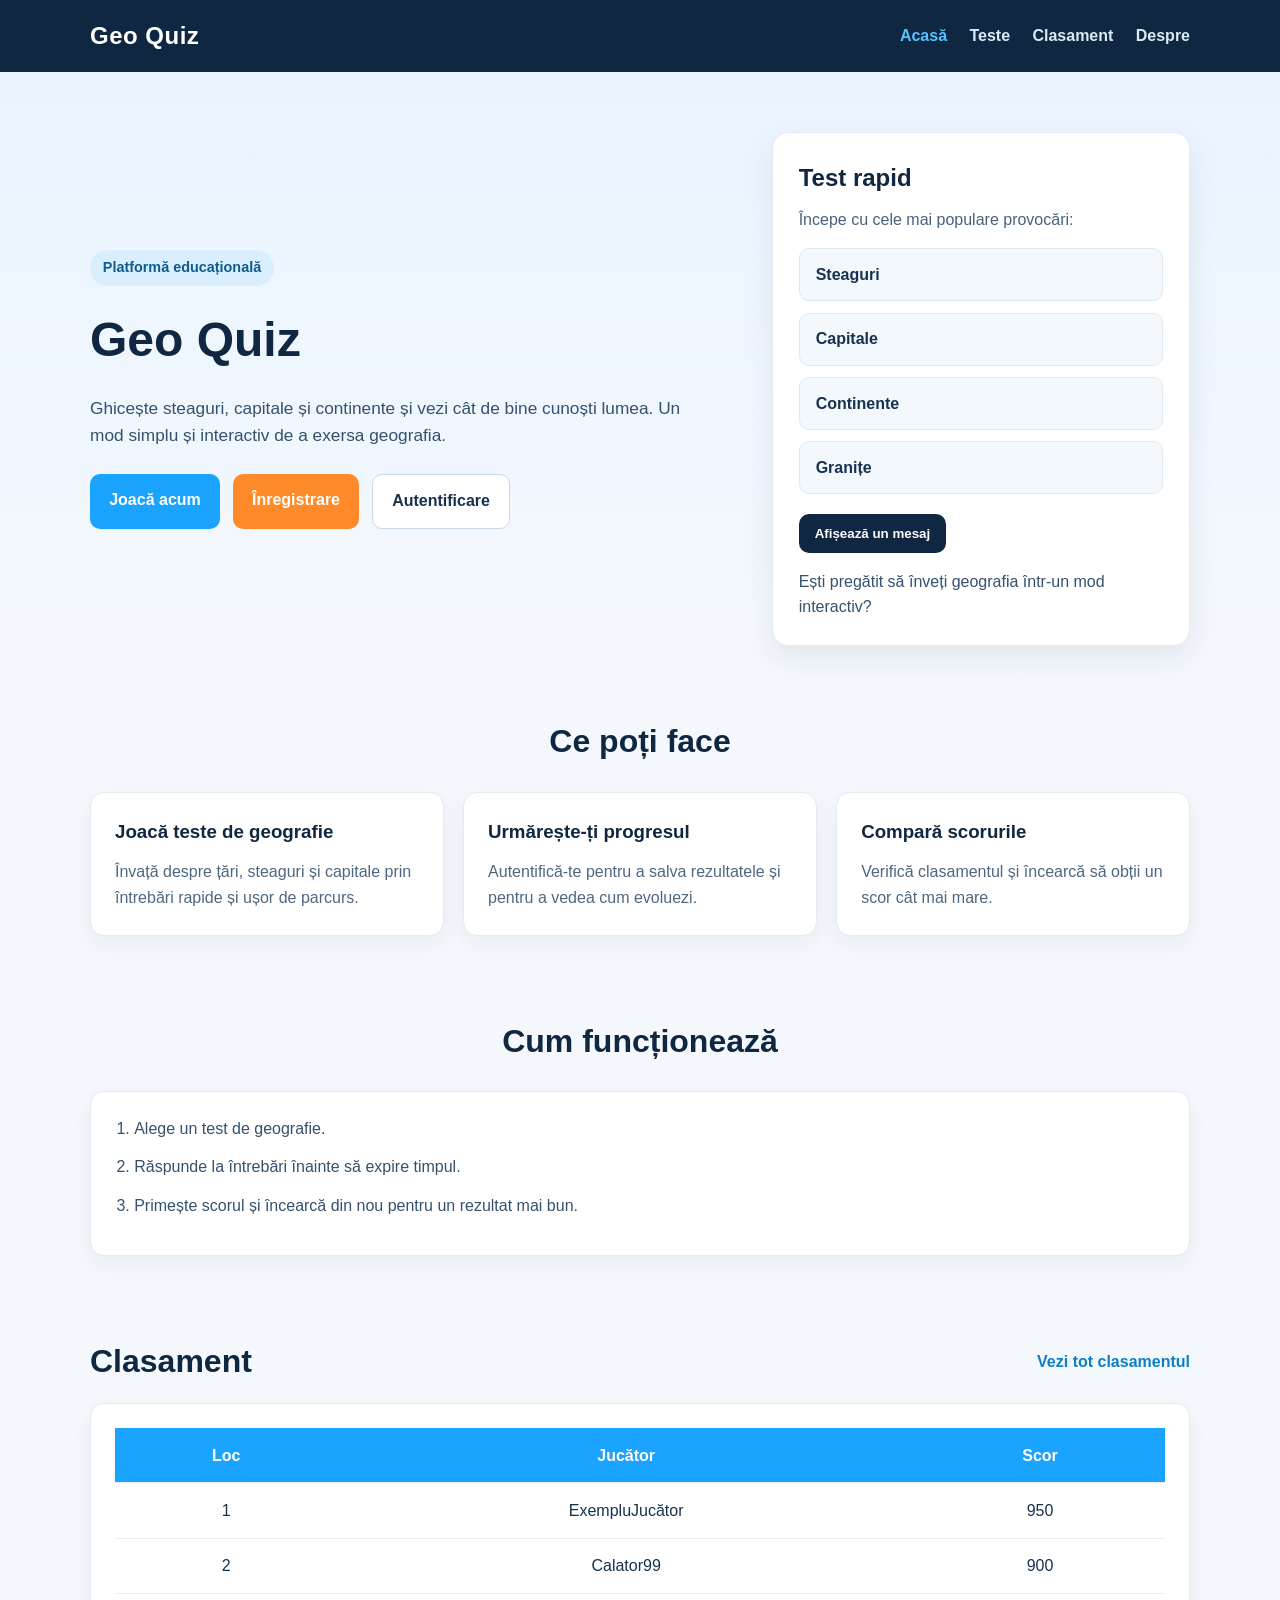
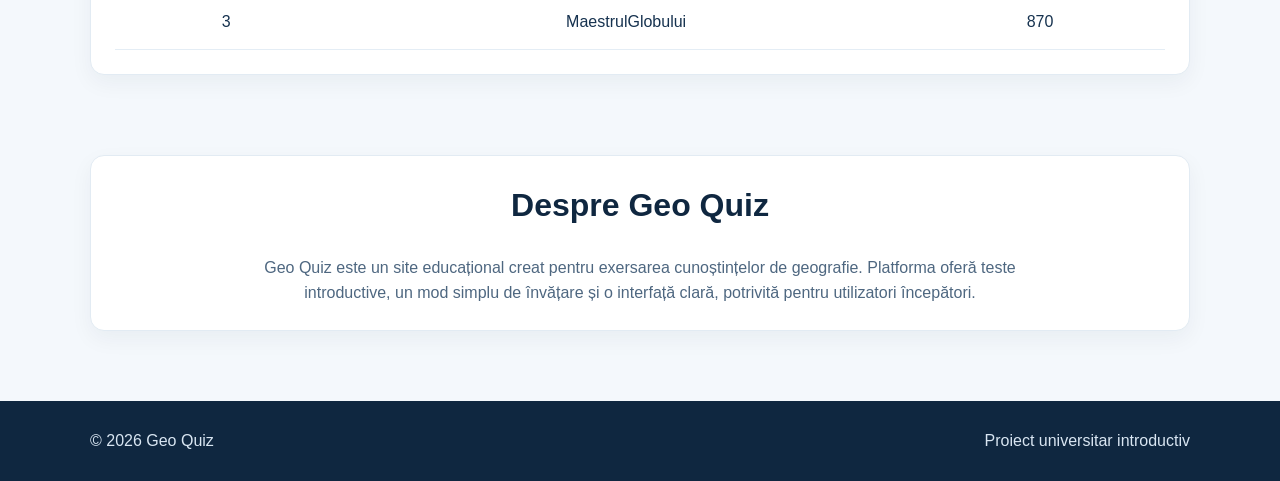
<file: Pages/Index.html>
<!DOCTYPE html>
<html lang="ro">
<head>
  <meta charset="utf-8">
  <meta name="viewport" content="width=device-width, initial-scale=1">
  <title>Geo Quiz</title>
  <link rel="stylesheet" href="../styles/style.css">
</head>
<body>

  <header class="topbar">
    <div class="container topbar-content">
      <a href="Index.html" class="logo">Geo Quiz</a>

      <nav class="nav">
        <ul>
          <li><a href="Index.html" class="active">Acasă</a></li>
          <li><a href="teste.html">Teste</a></li>
          <li><a href="clasament.php">Clasament</a></li>
          <li><a href="despre.html">Despre</a></li>
        </ul>
      </nav>
    </div>
  </header>

  <main>
    <section class="hero">
      <div class="container hero-content">
        <div class="hero-text">
          <span class="badge">Platformă educațională</span>
          <h1>Geo Quiz</h1>
          <p>
            Ghicește steaguri, capitale și continente și vezi cât de bine cunoști lumea.
            Un mod simplu și interactiv de a exersa geografia.
          </p>

          <div class="hero-buttons">
            <a href="teste.html" class="btn btn-primary">Joacă acum</a>
            <a href="signup.html" class="btn btn-secondary">Înregistrare</a>
            <a href="login.html" class="btn btn-light">Autentificare</a>
          </div>
        </div>

        <div class="hero-card">
          <h2>Test rapid</h2>
          <p class="hero-card-text">Începe cu cele mai populare provocări:</p>

          <ul class="hero-list">
            <li>Steaguri</li>
            <li>Capitale</li>
            <li>Continente</li>
            <li>Granițe</li>
          </ul>

          <button id="schimbaTextul" class="mini-btn">Afișează un mesaj</button>
          <p id="mesaj" class="mesaj">Ești pregătit să înveți geografia într-un mod interactiv?</p>
        </div>
      </div>
    </section>

    <section class="features">
      <div class="container">
        <h2 class="section-title">Ce poți face</h2>

        <div class="cards">
          <article class="card">
            <h3>Joacă teste de geografie</h3>
            <p>Învață despre țări, steaguri și capitale prin întrebări rapide și ușor de parcurs.</p>
          </article>

          <article class="card">
            <h3>Urmărește-ți progresul</h3>
            <p>Autentifică-te pentru a salva rezultatele și pentru a vedea cum evoluezi.</p>
          </article>

          <article class="card">
            <h3>Compară scorurile</h3>
            <p>Verifică clasamentul și încearcă să obții un scor cât mai mare.</p>
          </article>
        </div>
      </div>
    </section>

    <section class="steps">
      <div class="container">
        <h2 class="section-title">Cum funcționează</h2>

        <div class="steps-box">
          <ol>
            <li>Alege un test de geografie.</li>
            <li>Răspunde la întrebări înainte să expire timpul.</li>
            <li>Primește scorul și încearcă din nou pentru un rezultat mai bun.</li>
          </ol>
        </div>
      </div>
    </section>

    <section class="preview-ranking">
      <div class="container">
        <div class="section-head">
          <h2 class="section-title">Clasament</h2>
          <a href="clasament.html" class="section-link">Vezi tot clasamentul</a>
        </div>

        <div class="table-box">
          <table>
            <thead>
              <tr>
                <th>Loc</th>
                <th>Jucător</th>
                <th>Scor</th>
              </tr>
            </thead>
            <tbody>
              <tr>
                <td>1</td>
                <td>ExempluJucător</td>
                <td>950</td>
              </tr>
              <tr>
                <td>2</td>
                <td>Calator99</td>
                <td>900</td>
              </tr>
              <tr>
                <td>3</td>
                <td>MaestrulGlobului</td>
                <td>870</td>
              </tr>
            </tbody>
          </table>
        </div>
      </div>
    </section>

    <section class="about-preview">
      <div class="container">
        <div class="about-box">
          <h2 class="section-title">Despre Geo Quiz</h2>
          <p>
            Geo Quiz este un site educațional creat pentru exersarea cunoștințelor de geografie.
            Platforma oferă teste introductive, un mod simplu de învățare și o interfață clară,
            potrivită pentru utilizatori începători.
          </p>
        </div>
      </div>
    </section>
  </main>

  <footer class="footer">
    <div class="container footer-content">
      <p>© <span id="anCurent"></span> Geo Quiz</p>
      <p>Proiect universitar introductiv</p>
    </div>
  </footer>

  <script src="../Js/Index.js"></script>
</body>
</html>
</file>
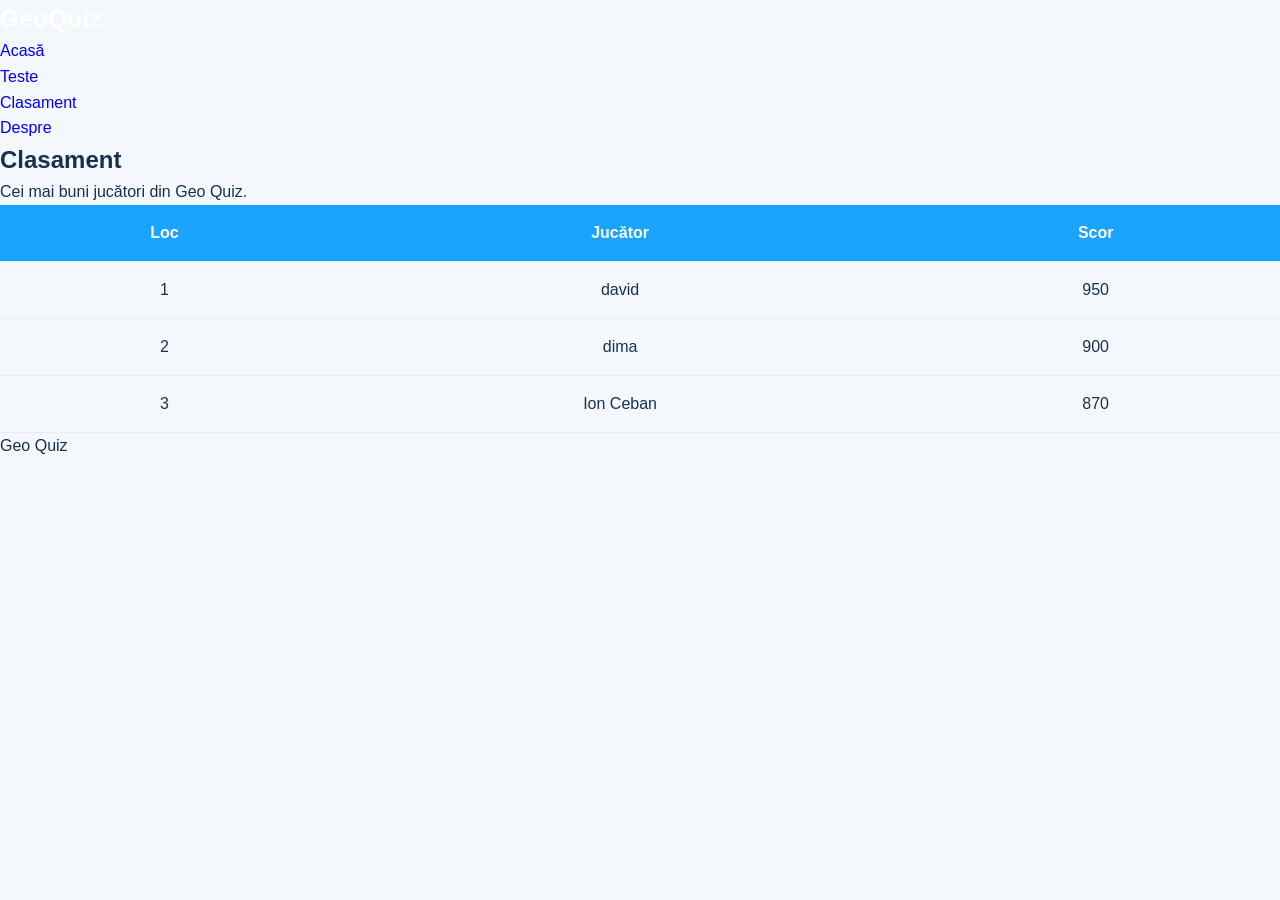
<file: clasament.html>
<!DOCTYPE html>
<html lang="ro">
<head>
  <meta charset="utf-8">
  <meta name="viewport" content="width=device-width, initial-scale=1">
  <link rel="stylesheet" href="/styles/clasament.css">
  <title>Clasament - Geo Quiz</title>
</head>
<body>

  <header>
    <a href="Main.html" class="logo"><span class="brand-geo">Geo</span><span class="brand-quiz">Quiz</span></a>
    <nav>
      <ul>
        <li><a href="Main.html">Acasă</a></li>
        <li><a href="teste.html">Teste</a></li>
        <li><a href="clasament.html">Clasament</a></li>
        <li><a href="despre.html">Despre</a></li>
      </ul>
    </nav>
  </header>

  <main>
    <section>
      <h1>Clasament</h1>
      <p>Cei mai buni jucători din Geo Quiz.</p>

      <table>
        <thead>
          <tr>
            <th>Loc</th>
            <th>Jucător</th>
            <th>Scor</th>
          </tr>
        </thead>
        <tbody>
          <tr><td>1</td><td>david</td><td>950</td></tr>
          <tr><td>2</td><td>dima</td><td>900</td></tr>
          <tr><td>3</td><td>Ion Ceban</td><td>870</td></tr>
        </tbody>
      </table>
    </section>
  </main>

  <footer>
    <p>Geo Quiz</p>
  </footer>

</body>
</html>
</file>
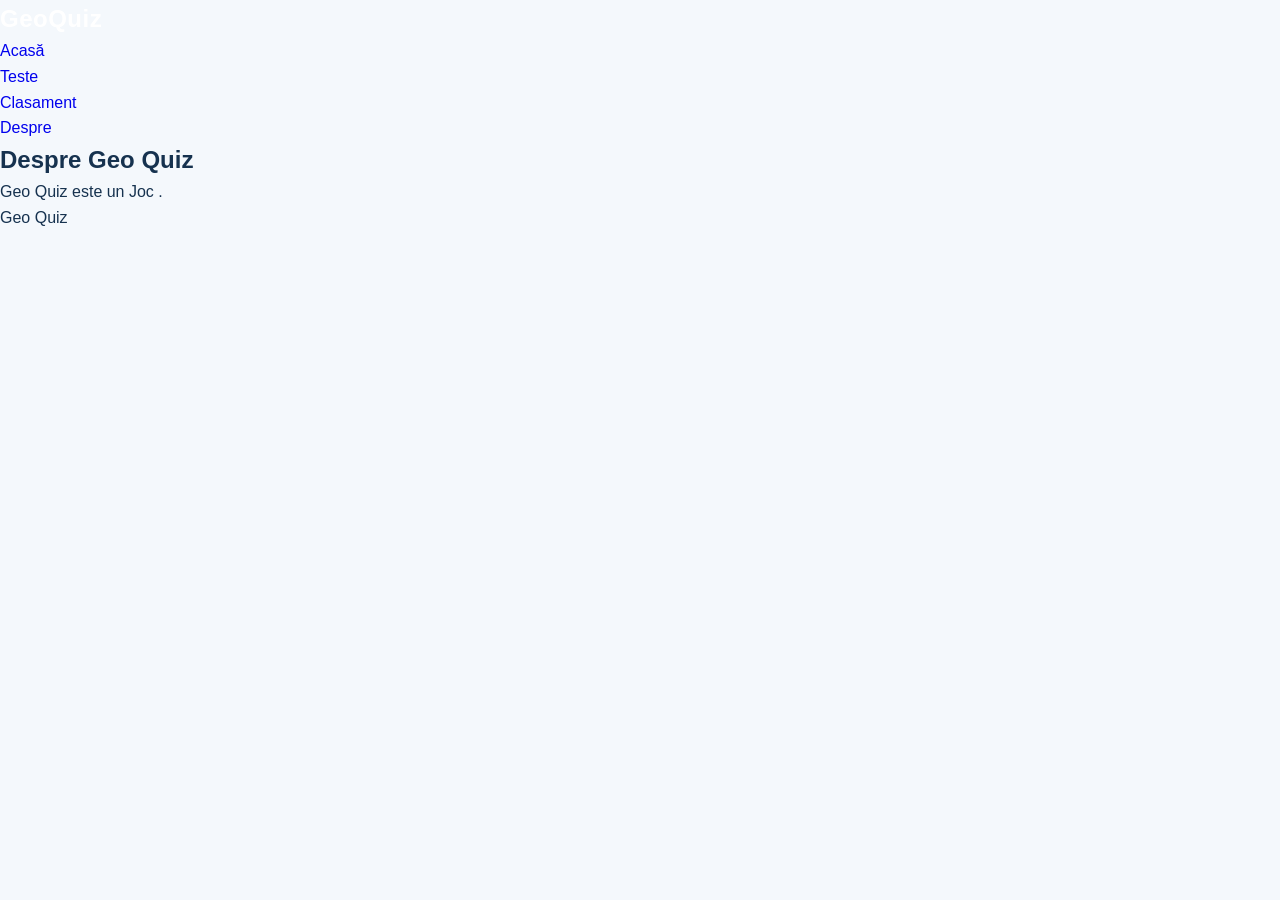
<file: despre.html>
<!DOCTYPE html>
<html lang="ro">
<head>
  <meta charset="utf-8">
  <meta name="viewport" content="width=device-width, initial-scale=1">
  <link rel="stylesheet" href="/styles/despre.css">
  <title>Despre - Geo Quiz</title>
</head>
<body>

  <header>
    <a href="Main.html" class="logo"><span class="brand-geo">Geo</span><span class="brand-quiz">Quiz</span></a>
    <nav>
      <ul>
        <li><a href="Main.html">Acasă</a></li>
        <li><a href="teste.html">Teste</a></li>
        <li><a href="clasament.html">Clasament</a></li>
        <li><a href="despre.html">Despre</a></li>
      </ul>
    </nav>
  </header>

  <main>
    <section>
      <h1>Despre Geo Quiz</h1>
      <p>Geo Quiz este un Joc .</p>
    </section>
  </main>

  <footer>
    <p>Geo Quiz</p>
  </footer>

</body>
</html>
</file>
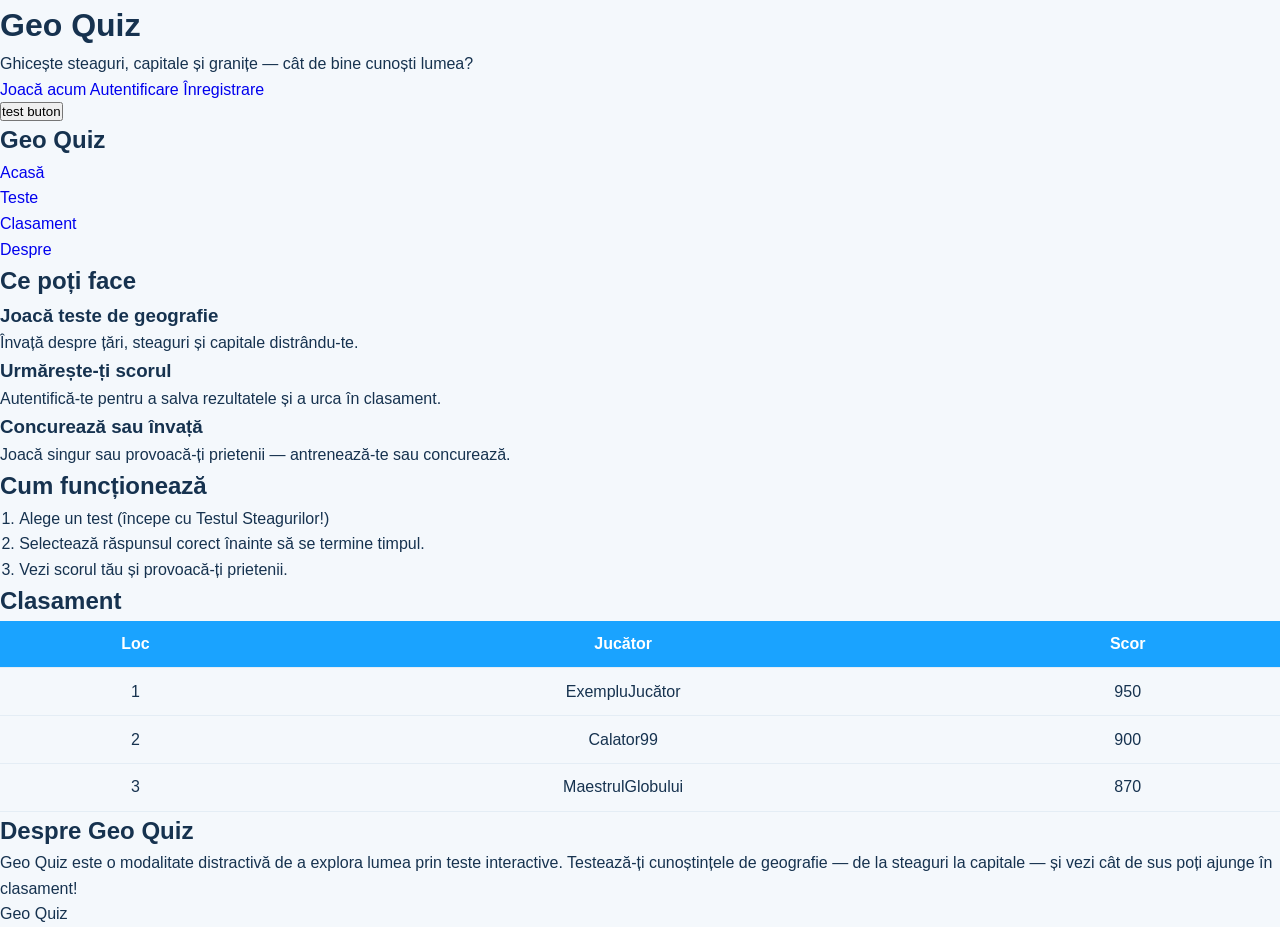
<file: Main.html>
<html lang="ro">
<head>
  <meta charset="utf-8">
  <meta name="viewport" content="width=device-width, initial-scale=1">
  <link rel="stylesheet" href="/styles/style.css">
  <title>Geo Quiz</title>
</head>
<body>

      <h1>Geo Quiz</h1>
      <p>Ghicește steaguri, capitale și granițe — cât de bine cunoști lumea?</p>
      <div>
        <a href="teste.html">Joacă acum</a>
        <a href="login.html">Autentificare</a>
        <a href="signup.html">Înregistrare</a>
      </div>
      <button>test buton</button>

  <header>
    <h2>Geo Quiz</h2>
    <nav>
      <ul>
        <li><a href="Main.html">Acasă</a></li>
        <li><a href="teste.html">Teste</a></li>
        <li><a href="clasament.html">Clasament</a></li>
        <li><a href="despre.html">Despre</a></li>
      </ul>
    </nav>
  </header>

  <main>

    <section>
      <h2>Ce poți face</h2>
      <div>
        <div>
          <h3>Joacă teste de geografie</h3>
          <p>Învață despre țări, steaguri și capitale distrându-te.</p>
        </div>

        <div>
          <h3>Urmărește-ți scorul</h3>
          <p>Autentifică-te pentru a salva rezultatele și a urca în clasament.</p>
        </div>

        <div>
          <h3>Concurează sau învață</h3>
          <p>Joacă singur sau provoacă-ți prietenii — antrenează-te sau concurează.</p>
        </div>
      </div>
    </section>

    <section>
      <h2>Cum funcționează</h2>
      <ol>
        <li>Alege un test (începe cu Testul Steagurilor!)</li>
        <li>Selectează răspunsul corect înainte să se termine timpul.</li>
        <li>Vezi scorul tău și provoacă-ți prietenii.</li>
      </ol>
    </section>

    <section>
      <h2>Clasament</h2>
      <table>
        <thead>
          <tr>
            <th>Loc</th>
            <th>Jucător</th>
            <th>Scor</th>
          </tr>
        </thead>
        <tbody>
          <tr><td>1</td><td>ExempluJucător</td><td>950</td></tr>
          <tr><td>2</td><td>Calator99</td><td>900</td></tr>
          <tr><td>3</td><td>MaestrulGlobului</td><td>870</td></tr>
        </tbody>
      </table>
    </section>

    <section>
      <h2>Despre Geo Quiz</h2>
      <p>Geo Quiz este o modalitate distractivă de a explora lumea prin teste interactive. Testează-ți cunoștințele de geografie — de la steaguri la capitale — și vezi cât de sus poți ajunge în clasament!</p>
    </section>

  </main>

  <footer>
    <p>Geo Quiz</p>
  </footer>

</body>
</html>
</file>
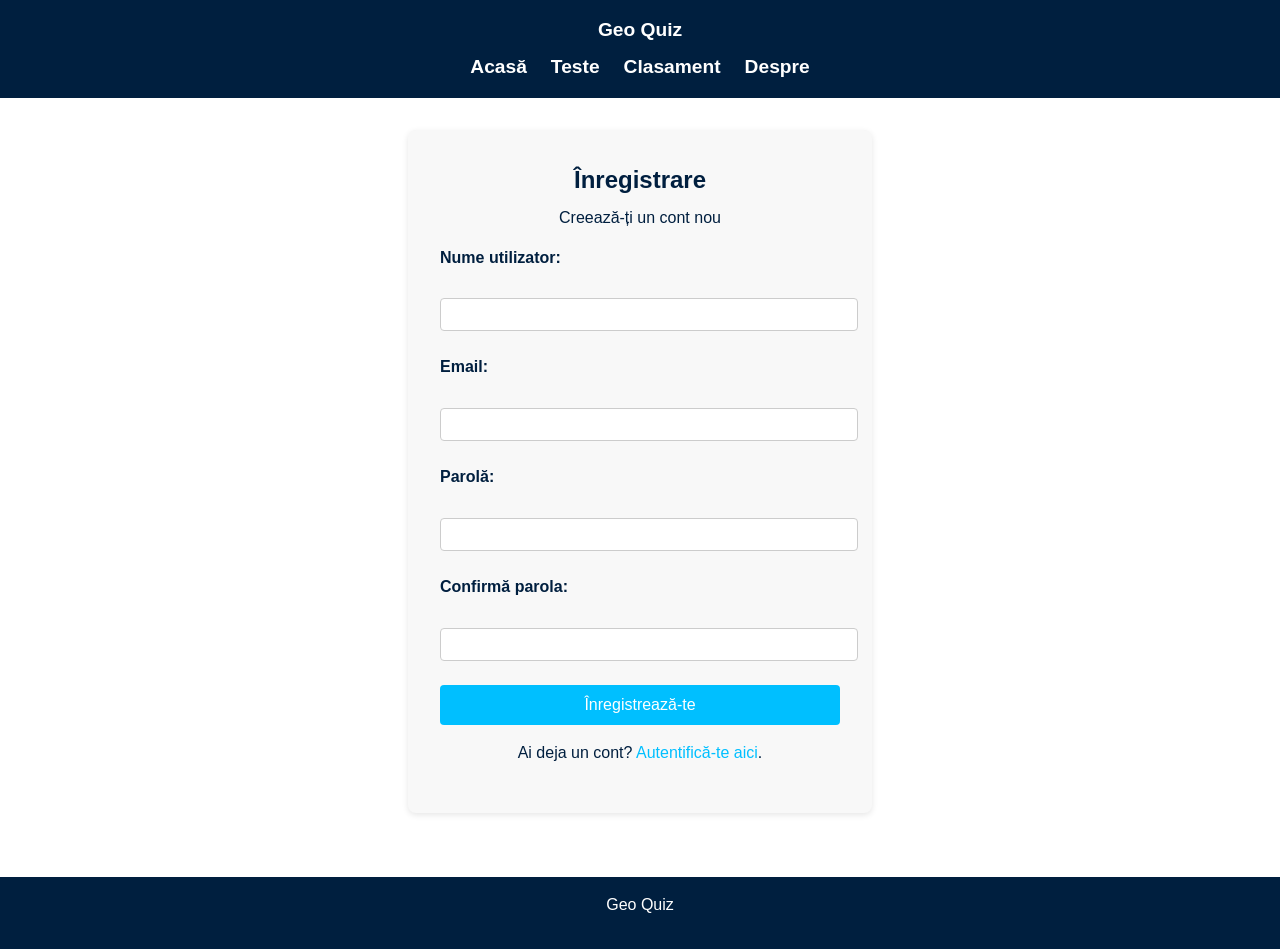
<file: signup.html>
<!DOCTYPE html>
<html lang="ro">
<head>
  <meta charset="utf-8">
  <meta name="viewport" content="width=device-width, initial-scale=1">
  <link rel="stylesheet" href="/styles/signup.css">
  <title>Înregistrare - Geo Quiz</title>
</head>
<body>

  <header>
    <a href="Main.html">Geo Quiz</a>
    <nav>
      <ul>
        <li><a href="Main.html">Acasă</a></li>
        <li><a href="teste.html">Teste</a></li>
        <li><a href="clasament.html">Clasament</a></li>
        <li><a href="despre.html">Despre</a></li>
      </ul>
    </nav>
  </header>

  <main>
    <section>
      <h1>Înregistrare</h1>
      <p>Creează-ți un cont nou</p>

      <form action="#" method="post">
        <label>Nume utilizator:</label><br>
        <input type="text" name="username" required><br><br>

        <label>Email:</label><br>
        <input type="email" name="email" required><br><br>

        <label>Parolă:</label><br>
        <input type="password" name="password" required><br><br>

        <label>Confirmă parola:</label><br>
        <input type="password" name="confirm_password" required><br><br>

        <button type="submit">Înregistrează-te</button>
      </form>

      <p>Ai deja un cont? <a href="login.html">Autentifică-te aici</a>.</p>
    </section>
  </main>

  <footer>
    <p>Geo Quiz</p>
  </footer>

</body>
</html>
</file>
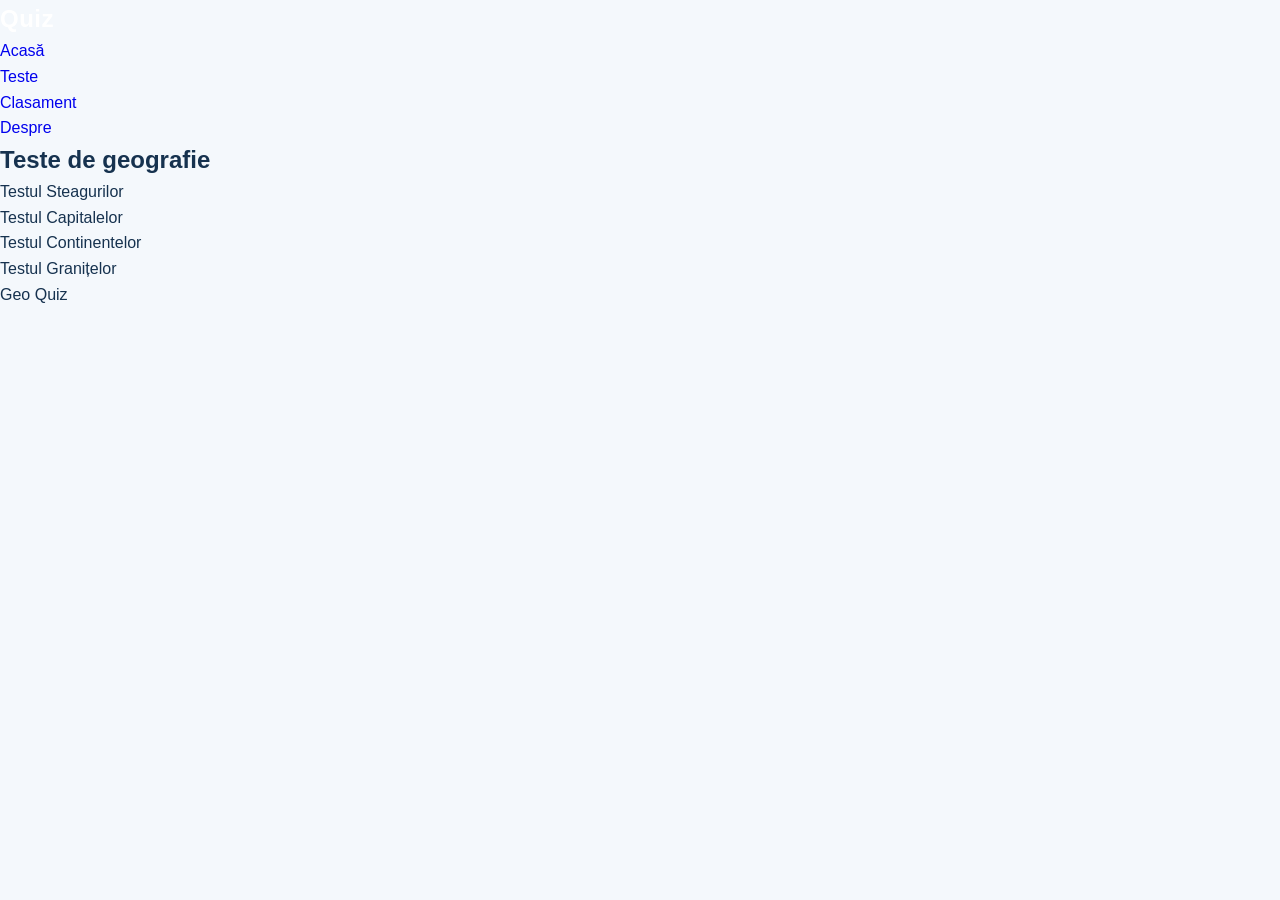
<file: teste.html>
<!DOCTYPE html>
<html lang="ro">
<head>
  <meta charset="utf-8">
  <meta name="viewport" content="width=device-width, initial-scale=1">
  <link rel="stylesheet" href="/styles/teste.css">
  <title>Teste - Geo Quiz</title>
</head>
<body>

  <header>
    <a href="Main.html" class="logo">Quiz</a>
    <nav>
      <ul>
        <li><a href="Main.html">Acasă</a></li>
        <li><a href="teste.html">Teste</a></li>
        <li><a href="clasament.html">Clasament</a></li>
        <li><a href="despre.html">Despre</a></li>
      </ul>
    </nav>
  </header>

  <main>
    <section>
      <h1>Teste de geografie</h1>

      <ul>
        <li>Testul Steagurilor</li>
        <li>Testul Capitalelor</li>
        <li>Testul Continentelor</li>
        <li>Testul Granițelor</li>
      </ul>
    </section>
  </main>

  <footer>
    <p>Geo Quiz</p>
  </footer>

</body>
</html>
</file>
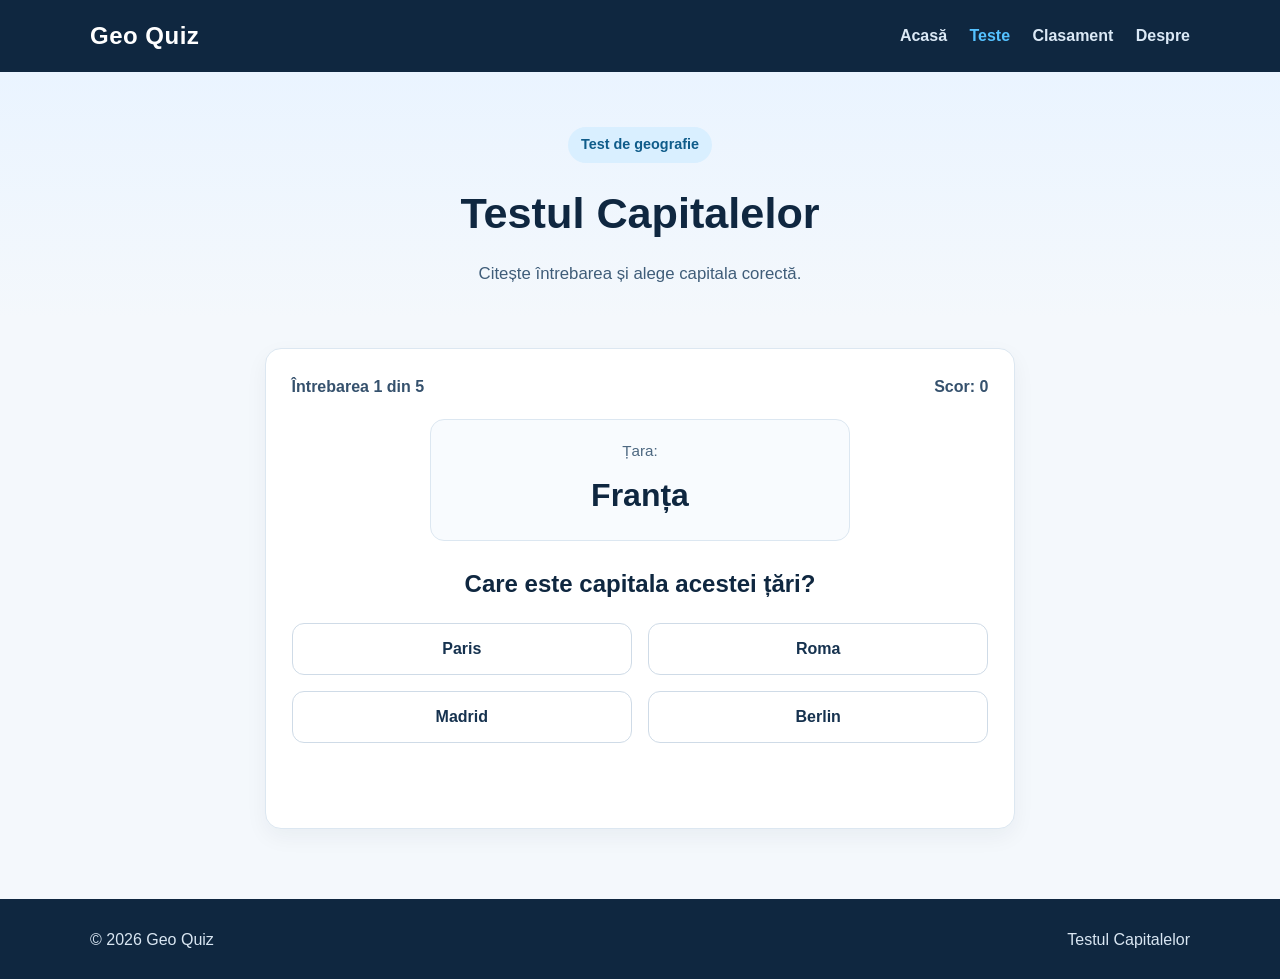
<file: Pages/capitale.html>
<!DOCTYPE html>
<html lang="ro">
<head>
  <meta charset="utf-8">
  <meta name="viewport" content="width=device-width, initial-scale=1">
  <title>Testul Capitalelor - Geo Quiz</title>
  <link rel="stylesheet" href="../styles/capitale.css">
</head>
<body>

  <header class="topbar">
    <div class="container topbar-content">
      <a href="Index.html" class="logo">Geo Quiz</a>

      <nav class="nav">
        <ul>
          <li><a href="Index.html">Acasă</a></li>
          <li><a href="teste.html" class="active">Teste</a></li>
          <li><a href="clasament.php">Clasament</a></li>
          <li><a href="despre.html">Despre</a></li>
        </ul>
      </nav>
    </div>
  </header>

  <main>
    <section class="hero-page">
      <div class="container">
        <span class="page-badge">Test de geografie</span>
        <h1>Testul Capitalelor</h1>
        <p class="page-text">
          Citește întrebarea și alege capitala corectă.
        </p>
      </div>
    </section>

    <section class="quiz-section">
      <div class="container">
        <div class="quiz-box">

          <div class="quiz-top">
            <p>Întrebarea <span id="intrebareCurenta">1</span> din <span id="totalIntrebari">5</span></p>
            <p>Scor: <span id="scor">0</span></p>
          </div>

          <div class="country-box">
            <p class="country-label">Țara:</p>
            <h2 id="countryName">Franța</h2>
          </div>

          <h2 id="questionText">Care este capitala acestei țări?</h2>

          <div class="answers" id="answersBox"></div>

          <p id="mesajRaspuns" class="mesaj-raspuns"></p>

          <div class="quiz-actions">
            <button id="nextBtn" class="next-btn">Următoarea întrebare</button>
          </div>

        </div>

        <div id="finalBox" class="final-box ascuns">
          <h2>Test terminat</h2>
          <p>Scor final: <span id="scorFinal">0</span></p>
          <p id="rezultatText"></p>
          <div class="final-actions">
            <button id="restartBtn" class="restart-btn">Joacă din nou</button>
            <a href="teste.html" class="back-btn">Înapoi la teste</a>
          </div>
        </div>
      </div>
    </section>
  </main>

  <footer class="footer">
    <div class="container footer-content">
      <p>© <span id="anCurent"></span> Geo Quiz</p>
      <p>Testul Capitalelor</p>
    </div>
  </footer>

  <script src="../Js/capitale.js"></script>
</body>
</html>
</file>
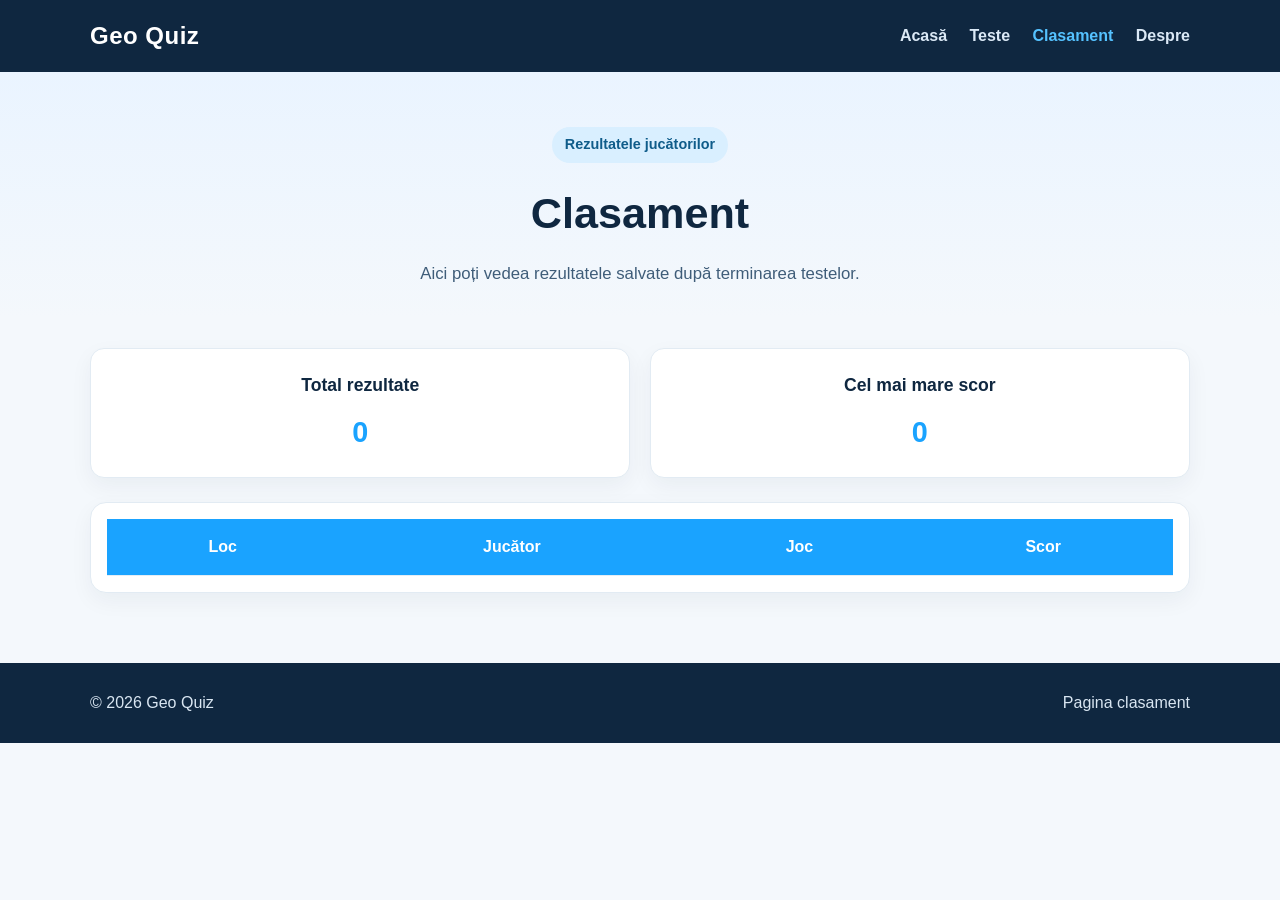
<file: Pages/clasament.html>
<!DOCTYPE html>
<html lang="ro">
<head>
  <meta charset="utf-8">
  <meta name="viewport" content="width=device-width, initial-scale=1">
  <title>Clasament - Geo Quiz</title>
  <link rel="stylesheet" href="../styles/clasament.css">
</head>
<body>

  <header class="topbar">
    <div class="container topbar-content">
      <a href="Index.html" class="logo">Geo Quiz</a>

      <nav class="nav">
        <ul>
          <li><a href="Index.html">Acasă</a></li>
          <li><a href="teste.html">Teste</a></li>
          <li><a href="clasament.html" class="active">Clasament</a></li>
          <li><a href="despre.html">Despre</a></li>
        </ul>
      </nav>
    </div>
  </header>

  <main>
    <section class="hero-page">
      <div class="container">
        <span class="page-badge">Rezultatele jucătorilor</span>
        <h1>Clasament</h1>
        <p class="page-text">
          Aici poți vedea rezultatele salvate după terminarea testelor.
        </p>
      </div>
    </section>

    <section class="ranking-section">
      <div class="container">
        <div class="ranking-info">
          <div class="info-card">
            <h2>Total rezultate</h2>
            <p id="numarJucatori">0</p>
          </div>

          <div class="info-card">
            <h2>Cel mai mare scor</h2>
            <p id="scorMaxim">0</p>
          </div>
        </div>

        <div class="table-box">
          <table>
  <thead>
    <tr>
      <th>Loc</th>
      <th>Jucător</th>
      <th>Joc</th>
      <th>Scor</th>
    </tr>
  </thead>
  <tbody id="clasamentBody"></tbody>
</table>
        </div>
      </div>
    </section>
  </main>

  <footer class="footer">
    <div class="container footer-content">
      <p>© <span id="anCurent"></span> Geo Quiz</p>
      <p>Pagina clasament</p>
    </div>
  </footer>

  <script src="../Js/clasament.js"></script>
</body>
</html>
</file>
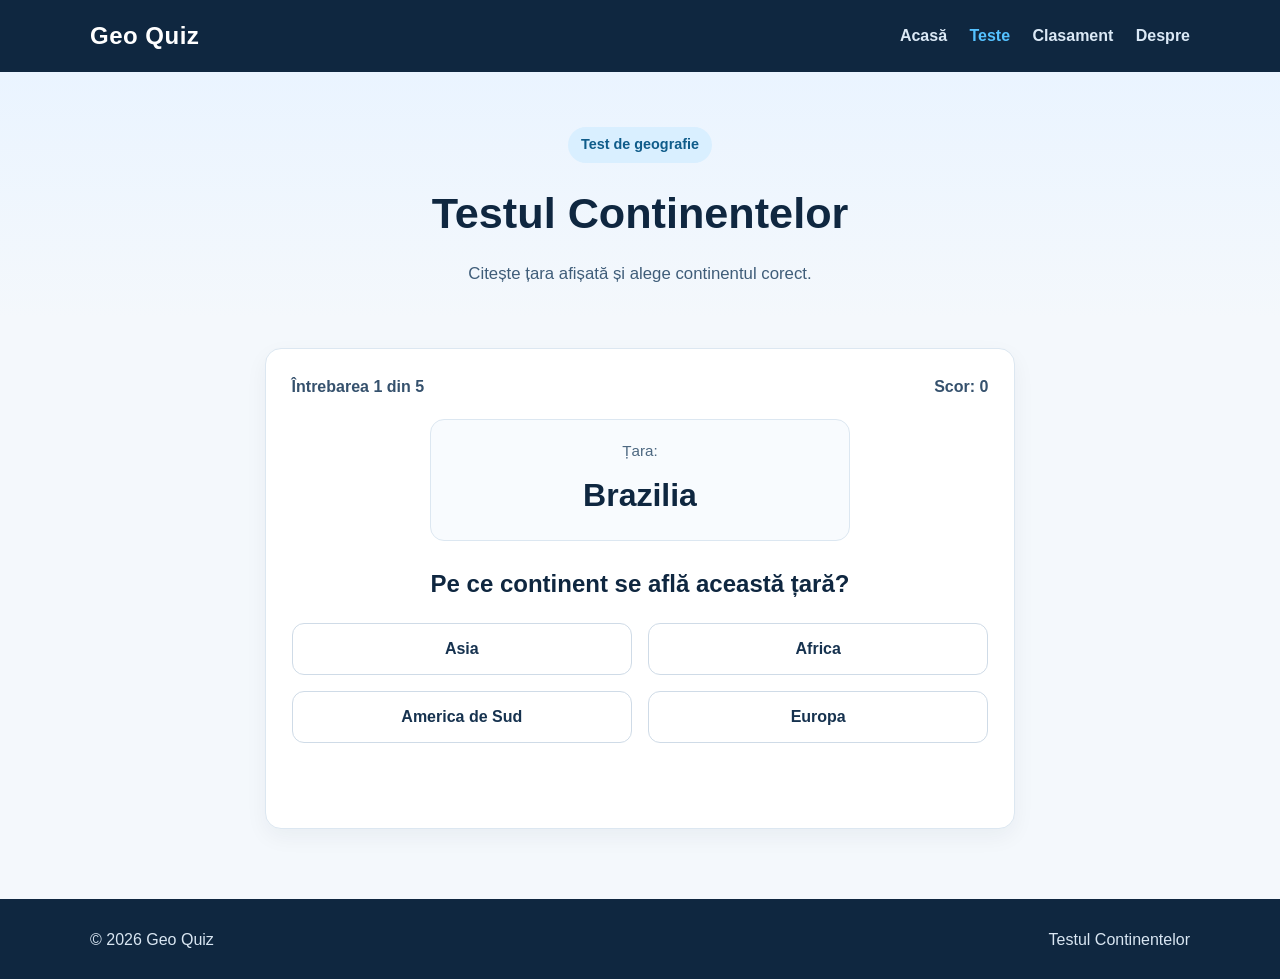
<file: Pages/continente.html>
<!DOCTYPE html>
<html lang="ro">
<head>
  <meta charset="utf-8">
  <meta name="viewport" content="width=device-width, initial-scale=1">
  <title>Testul Continentelor - Geo Quiz</title>
  <link rel="stylesheet" href="../styles/continente.css">
</head>
<body>

  <header class="topbar">
    <div class="container topbar-content">
      <a href="Index.html" class="logo">Geo Quiz</a>

      <nav class="nav">
        <ul>
          <li><a href="Index.html">Acasă</a></li>
          <li><a href="teste.html" class="active">Teste</a></li>
          <li><a href="clasament.php">Clasament</a></li>
          <li><a href="despre.html">Despre</a></li>
        </ul>
      </nav>
    </div>
  </header>

  <main>
    <section class="hero-page">
      <div class="container">
        <span class="page-badge">Test de geografie</span>
        <h1>Testul Continentelor</h1>
        <p class="page-text">
          Citește țara afișată și alege continentul corect.
        </p>
      </div>
    </section>

    <section class="quiz-section">
      <div class="container">
        <div class="quiz-box">

          <div class="quiz-top">
            <p>Întrebarea <span id="intrebareCurenta">1</span> din <span id="totalIntrebari">5</span></p>
            <p>Scor: <span id="scor">0</span></p>
          </div>

          <div class="country-box">
            <p class="country-label">Țara:</p>
            <h2 id="countryName">Brazilia</h2>
          </div>

          <h2 id="questionText">Pe ce continent se află această țară?</h2>

          <div class="answers" id="answersBox"></div>

          <p id="mesajRaspuns" class="mesaj-raspuns"></p>

          <div class="quiz-actions">
            <button id="nextBtn" class="next-btn">Următoarea întrebare</button>
          </div>

        </div>

        <div id="finalBox" class="final-box ascuns">
          <h2>Test terminat</h2>
          <p>Scor final: <span id="scorFinal">0</span></p>
          <p id="rezultatText"></p>
          <div class="final-actions">
            <button id="restartBtn" class="restart-btn">Joacă din nou</button>
            <a href="teste.html" class="back-btn">Înapoi la teste</a>
          </div>
        </div>
      </div>
    </section>
  </main>

  <footer class="footer">
    <div class="container footer-content">
      <p>© <span id="anCurent"></span> Geo Quiz</p>
      <p>Testul Continentelor</p>
    </div>
  </footer>

  <script src="../Js/continente.js"></script>
</body>
</html>
</file>
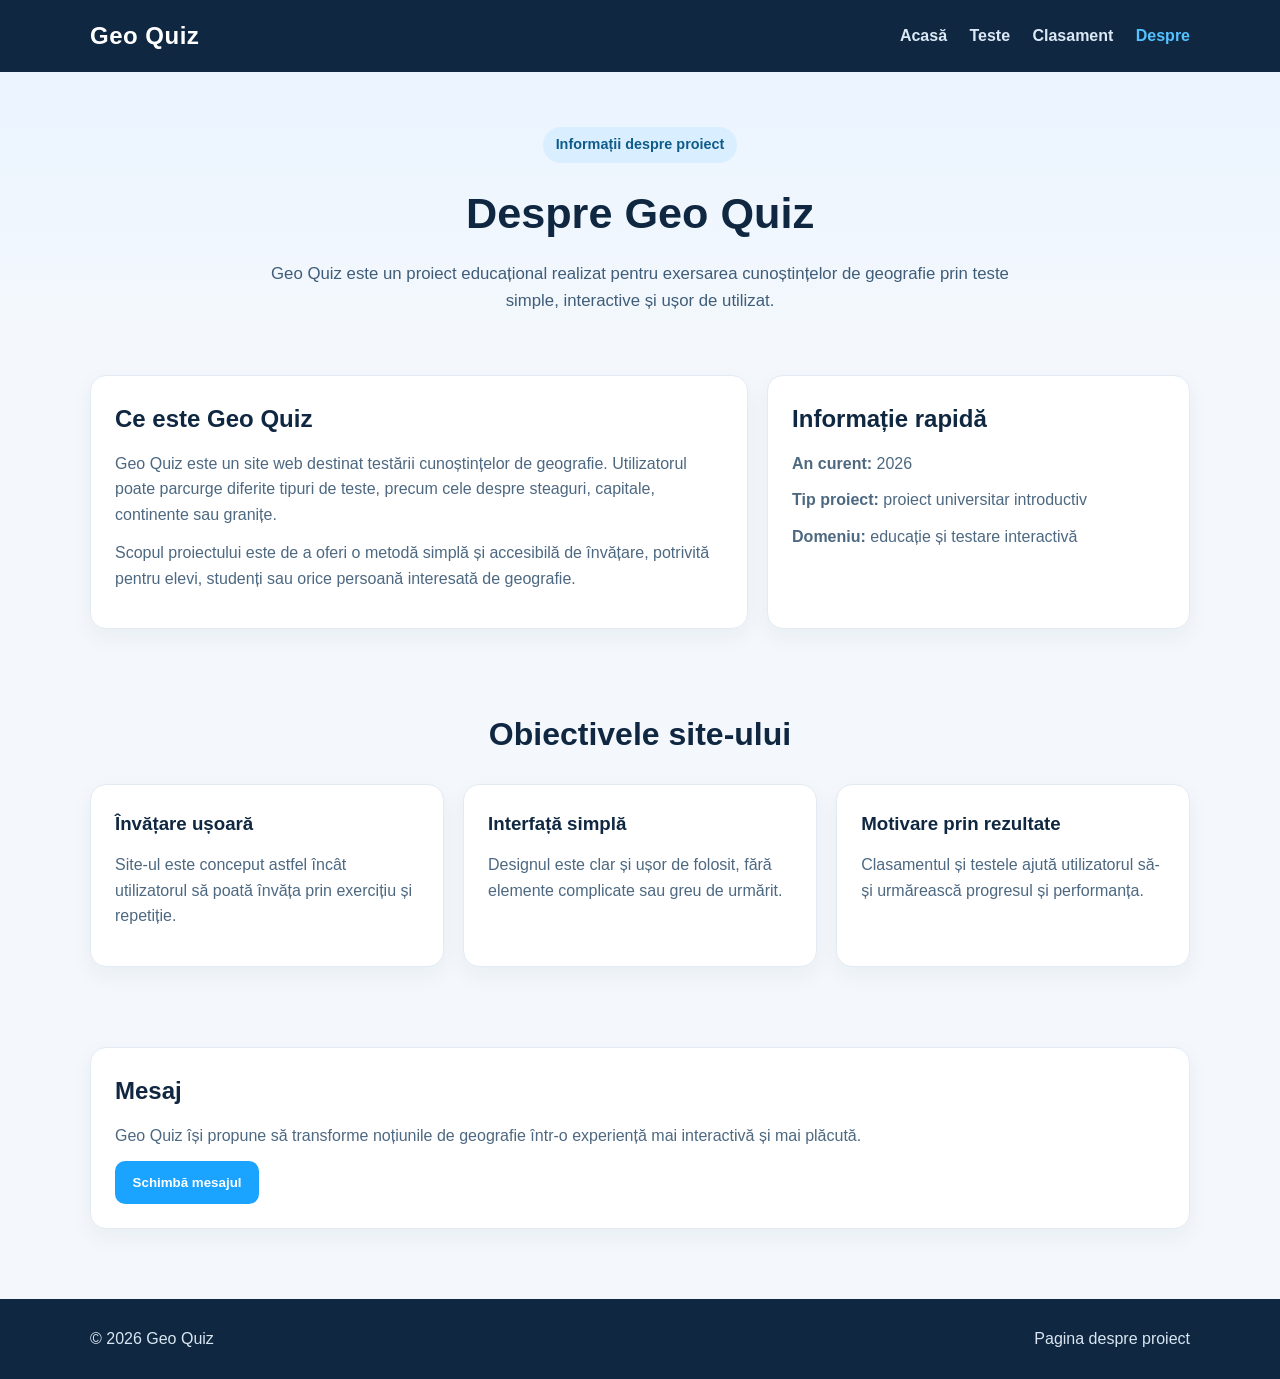
<file: Pages/despre.html>
<!DOCTYPE html>
<html lang="ro">
<head>
  <meta charset="utf-8">
  <meta name="viewport" content="width=device-width, initial-scale=1">
  <title>Despre - Geo Quiz</title>
  <link rel="stylesheet" href="../styles/despre.css">
</head>
<body>

  <header class="topbar">
    <div class="container topbar-content">
      <a href="Index.html" class="logo">Geo Quiz</a>

      <nav class="nav">
        <ul>
          <li><a href="Index.html">Acasă</a></li>
          <li><a href="teste.html">Teste</a></li>
          <li><a href="clasament.php">Clasament</a></li>
          <li><a href="despre.html" class="active">Despre</a></li>
        </ul>
      </nav>
    </div>
  </header>

  <main>
    <section class="hero-page">
      <div class="container">
        <span class="page-badge">Informații despre proiect</span>
        <h1>Despre Geo Quiz</h1>
        <p class="page-text">
          Geo Quiz este un proiect educațional realizat pentru exersarea cunoștințelor de geografie
          prin teste simple, interactive și ușor de utilizat.
        </p>
      </div>
    </section>

    <section class="about-section">
      <div class="container">
        <div class="about-grid">
          <article class="about-card main-card">
            <h2>Ce este Geo Quiz</h2>
            <p>
              Geo Quiz este un site web destinat testării cunoștințelor de geografie.
              Utilizatorul poate parcurge diferite tipuri de teste, precum cele despre steaguri,
              capitale, continente sau granițe.
            </p>
            <p>
              Scopul proiectului este de a oferi o metodă simplă și accesibilă de învățare,
              potrivită pentru elevi, studenți sau orice persoană interesată de geografie.
            </p>
          </article>

          <article class="about-card side-card">
            <h2>Informație rapidă</h2>
            <p><strong>An curent:</strong> <span id="an"></span></p>
            <p><strong>Tip proiect:</strong> proiect universitar introductiv</p>
            <p><strong>Domeniu:</strong> educație și testare interactivă</p>
          </article>
        </div>
      </div>
    </section>

    <section class="goals-section">
      <div class="container">
        <h2 class="section-title">Obiectivele site-ului</h2>

        <div class="goals-grid">
          <article class="goal-card">
            <h3>Învățare ușoară</h3>
            <p>Site-ul este conceput astfel încât utilizatorul să poată învăța prin exercițiu și repetiție.</p>
          </article>

          <article class="goal-card">
            <h3>Interfață simplă</h3>
            <p>Designul este clar și ușor de folosit, fără elemente complicate sau greu de urmărit.</p>
          </article>

          <article class="goal-card">
            <h3>Motivare prin rezultate</h3>
            <p>Clasamentul și testele ajută utilizatorul să-și urmărească progresul și performanța.</p>
          </article>
        </div>
      </div>
    </section>

    <section class="extra-section">
      <div class="container">
        <div class="extra-box">
          <h2>Mesaj</h2>
          <p id="mesajSite">
            Geo Quiz își propune să transforme noțiunile de geografie într-o experiență mai interactivă și mai plăcută.
          </p>
          <button id="schimbaMesajul" class="info-btn">Schimbă mesajul</button>
        </div>
      </div>
    </section>
  </main>

  <footer class="footer">
    <div class="container footer-content">
      <p>© <span id="anFooter"></span> Geo Quiz</p>
      <p>Pagina despre proiect</p>
    </div>
  </footer>

  <script src="../Js/despre.js"></script>
</body>
</html>
</file>
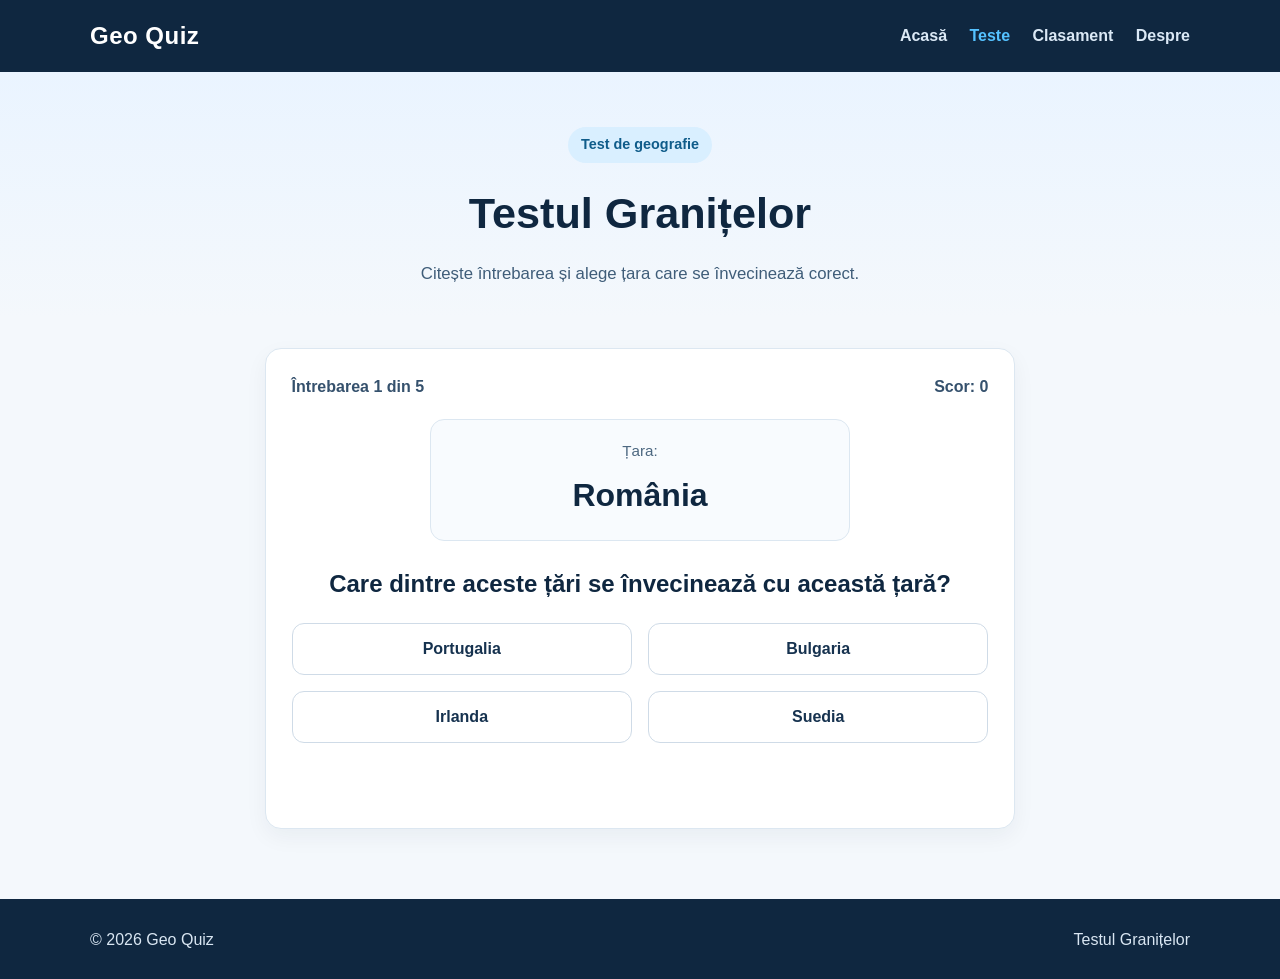
<file: Pages/granite.html>
<!DOCTYPE html>
<html lang="ro">
<head>
  <meta charset="utf-8">
  <meta name="viewport" content="width=device-width, initial-scale=1">
  <title>Testul Granițelor - Geo Quiz</title>
  <link rel="stylesheet" href="../styles/granite.css">
</head>
<body>

  <header class="topbar">
    <div class="container topbar-content">
      <a href="Index.html" class="logo">Geo Quiz</a>

      <nav class="nav">
        <ul>
          <li><a href="Index.html">Acasă</a></li>
          <li><a href="teste.html" class="active">Teste</a></li>
          <li><a href="clasament.php">Clasament</a></li>
          <li><a href="despre.html">Despre</a></li>
        </ul>
      </nav>
    </div>
  </header>

  <main>
    <section class="hero-page">
      <div class="container">
        <span class="page-badge">Test de geografie</span>
        <h1>Testul Granițelor</h1>
        <p class="page-text">
          Citește întrebarea și alege țara care se învecinează corect.
        </p>
      </div>
    </section>

    <section class="quiz-section">
      <div class="container">
        <div class="quiz-box">

          <div class="quiz-top">
            <p>Întrebarea <span id="intrebareCurenta">1</span> din <span id="totalIntrebari">5</span></p>
            <p>Scor: <span id="scor">0</span></p>
          </div>

          <div class="country-box">
            <p class="country-label">Țara:</p>
            <h2 id="countryName">România</h2>
          </div>

          <h2 id="questionText">Care dintre aceste țări se învecinează cu această țară?</h2>

          <div class="answers" id="answersBox"></div>

          <p id="mesajRaspuns" class="mesaj-raspuns"></p>

          <div class="quiz-actions">
            <button id="nextBtn" class="next-btn">Următoarea întrebare</button>
          </div>

        </div>

        <div id="finalBox" class="final-box ascuns">
          <h2>Test terminat</h2>
          <p>Scor final: <span id="scorFinal">0</span></p>
          <p id="rezultatText"></p>
          <div class="final-actions">
            <button id="restartBtn" class="restart-btn">Joacă din nou</button>
            <a href="teste.html" class="back-btn">Înapoi la teste</a>
          </div>
        </div>
      </div>
    </section>
  </main>

  <footer class="footer">
    <div class="container footer-content">
      <p>© <span id="anCurent"></span> Geo Quiz</p>
      <p>Testul Granițelor</p>
    </div>
  </footer>

  <script src="../Js/granite.js"></script>
</body>
</html>
</file>
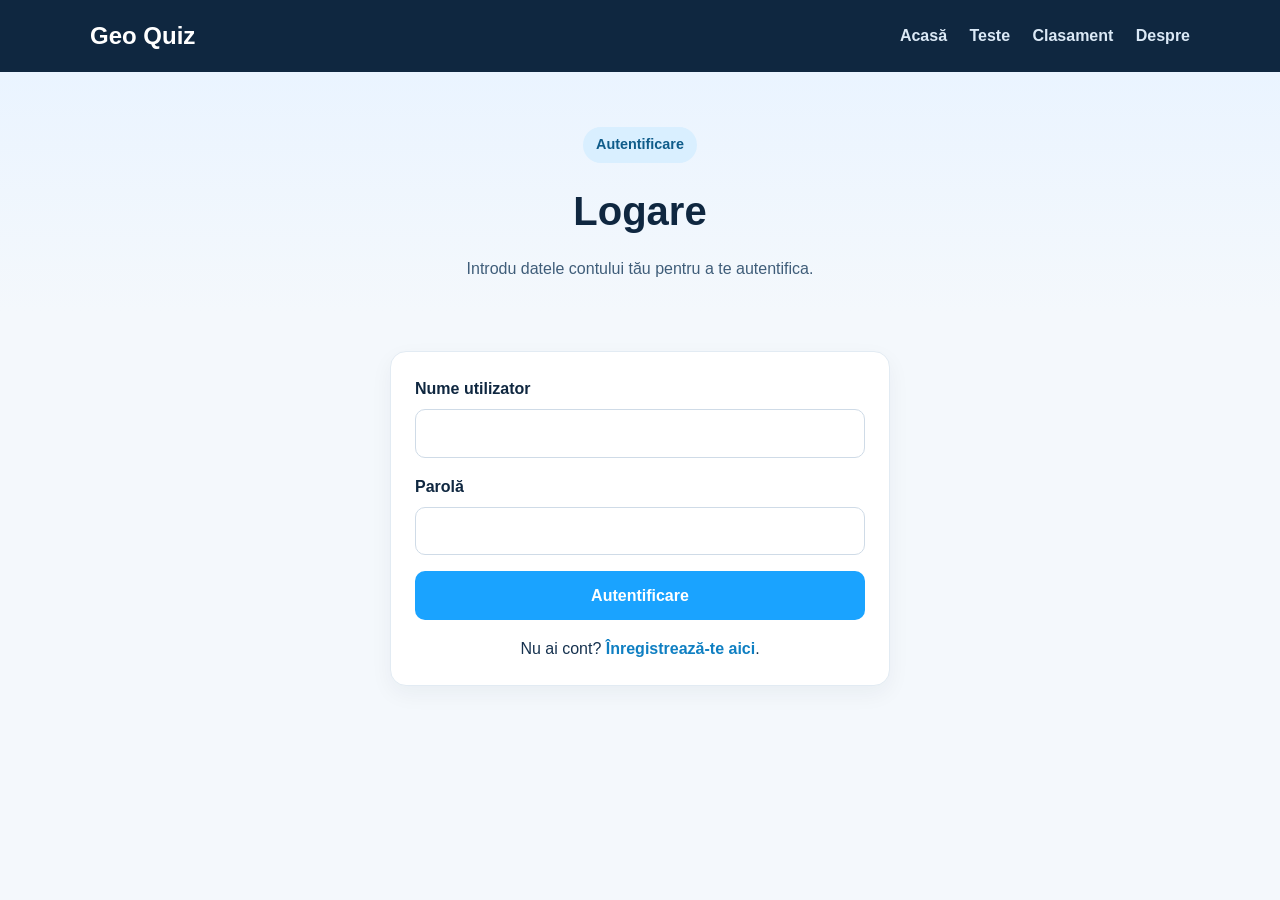
<file: Pages/login.html>
<!DOCTYPE html>
<html lang="ro">
<head>
  <meta charset="utf-8">
  <meta name="viewport" content="width=device-width, initial-scale=1">
  <title>Logare - Geo Quiz</title>
  <link rel="stylesheet" href="../styles/login.css">
</head>
<body>

  <header class="topbar">
    <div class="container topbar-content">
      <a href="Index.html" class="logo">Geo Quiz</a>
      <nav class="nav">
        <ul>
          <li><a href="Index.html">Acasă</a></li>
          <li><a href="teste.html">Teste</a></li>
          <li><a href="clasament.php">Clasament</a></li>
          <li><a href="despre.html">Despre</a></li>
        </ul>
      </nav>
    </div>
  </header>

  <main>
    <section class="hero-page">
      <div class="container">
        <span class="page-badge">Autentificare</span>
        <h1>Logare</h1>
        <p class="page-text">
          Introdu datele contului tău pentru a te autentifica.
        </p>
      </div>
    </section>

    <section class="login-section">
      <div class="container login-grid">
        <div class="form-card">
          <form action="../api/login.php" method="post">
            <div class="form-group">
              <label for="username">Nume utilizator</label>
              <input type="text" id="username" name="username" required>
            </div>

            <div class="form-group">
              <label for="password">Parolă</label>
              <input type="password" id="password" name="password" required>
            </div>

            <button type="submit" class="submit-btn">Autentificare</button>
          </form>

          <p class="login-link">
            Nu ai cont? <a href="signup.html">Înregistrează-te aici</a>.
          </p>
        </div>
      </div>
    </section>
  </main>

</body>
</html>
</file>
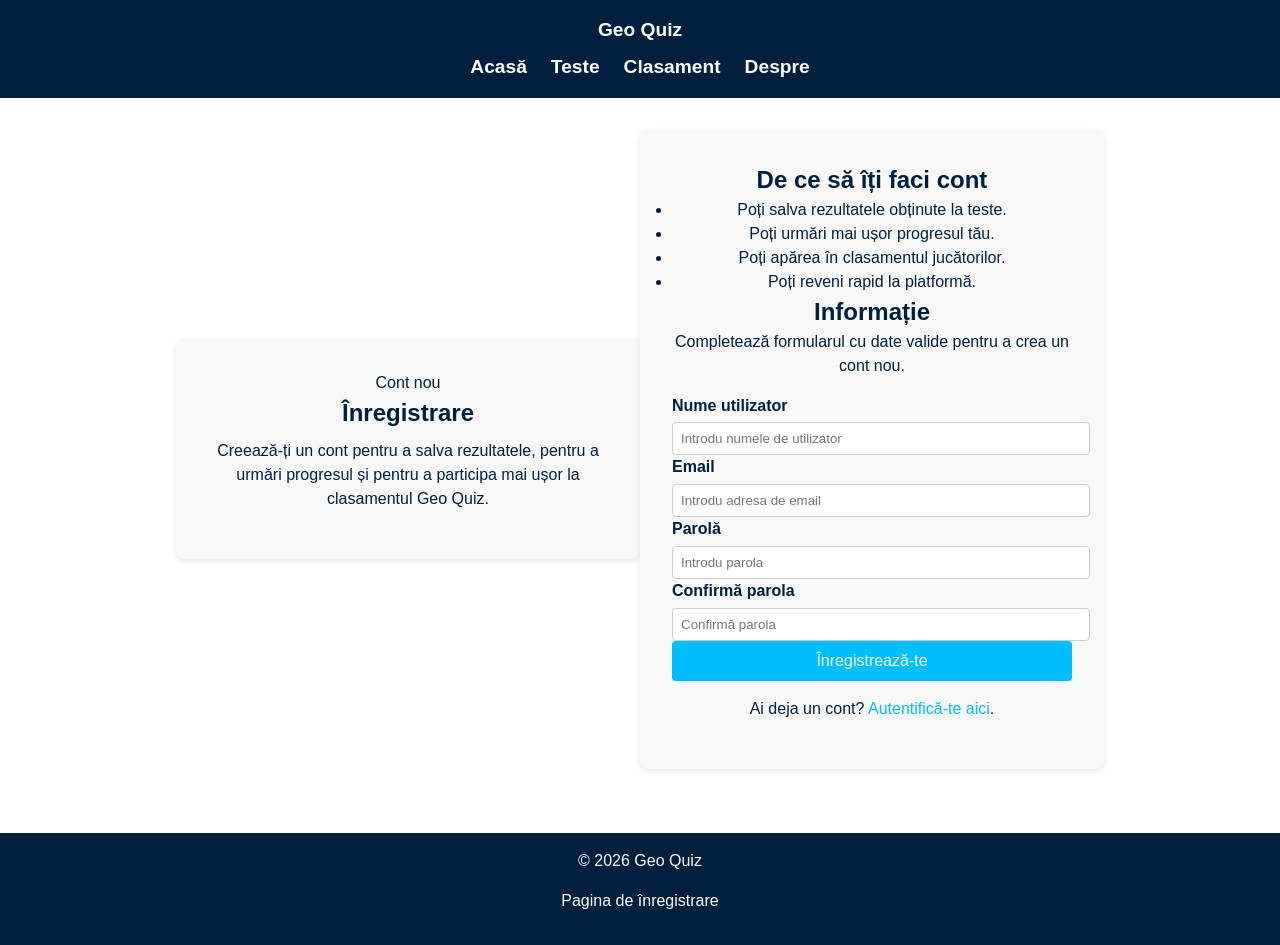
<file: Pages/signup.html>
<!DOCTYPE html>
<html lang="ro">
<head>
  <meta charset="utf-8">
  <meta name="viewport" content="width=device-width, initial-scale=1">
  <title>Înregistrare - Geo Quiz</title>
  <link rel="stylesheet" href="../styles/signup.css">
</head>
<body>

  <header class="topbar">
    <div class="container topbar-content">
      <a href="Index.html" class="logo">Geo Quiz</a>

      <nav class="nav">
        <ul>
          <li><a href="Index.html">Acasă</a></li>
          <li><a href="teste.html">Teste</a></li>
          <li><a href="clasament.html">Clasament</a></li>
          <li><a href="despre.html">Despre</a></li>
        </ul>
      </nav>
    </div>
  </header>

  <main>
    <section class="hero-page">
      <div class="container">
        <span class="page-badge">Cont nou</span>
        <h1>Înregistrare</h1>
        <p class="page-text">
          Creează-ți un cont pentru a salva rezultatele, pentru a urmări progresul
          și pentru a participa mai ușor la clasamentul Geo Quiz.
        </p>
      </div>
    </section>

    <section class="signup-section">
      <div class="container signup-grid">
        <div class="signup-info">
          <div class="info-card">
            <h2>De ce să îți faci cont</h2>
            <ul class="benefits-list">
              <li>Poți salva rezultatele obținute la teste.</li>
              <li>Poți urmări mai ușor progresul tău.</li>
              <li>Poți apărea în clasamentul jucătorilor.</li>
              <li>Poți reveni rapid la platformă.</li>
            </ul>
          </div>

          <div class="info-card">
            <h2>Informație</h2>
            <p id="mesajInfo">
              Completează formularul cu date valide pentru a crea un cont nou.
            </p>
          </div>
        </div>

        <div class="form-card">
          <form id="signupForm" action="#" method="post" novalidate>
            <div class="form-group">
              <label for="username">Nume utilizator</label>
              <input type="text" id="username" name="username" placeholder="Introdu numele de utilizator">
            </div>

            <div class="form-group">
              <label for="email">Email</label>
              <input type="email" id="email" name="email" placeholder="Introdu adresa de email">
            </div>

            <div class="form-group">
              <label for="password">Parolă</label>
              <input type="password" id="password" name="password" placeholder="Introdu parola">
            </div>

            <div class="form-group">
              <label for="confirm_password">Confirmă parola</label>
              <input type="password" id="confirm_password" name="confirm_password" placeholder="Confirmă parola">
            </div>

            <button type="submit" class="submit-btn">Înregistrează-te</button>

            <p id="formMesaj" class="form-message"></p>
          </form>

          <p class="login-link">
            Ai deja un cont? <a href="login.html">Autentifică-te aici</a>.
          </p>
        </div>
      </div>
    </section>
  </main>

  <footer class="footer">
    <div class="container footer-content">
      <p>© <span id="anCurent"></span> Geo Quiz</p>
      <p>Pagina de înregistrare</p>
    </div>
  </footer>

  <script src="../Js/signup.js"></script>
</body>
</html>
</file>
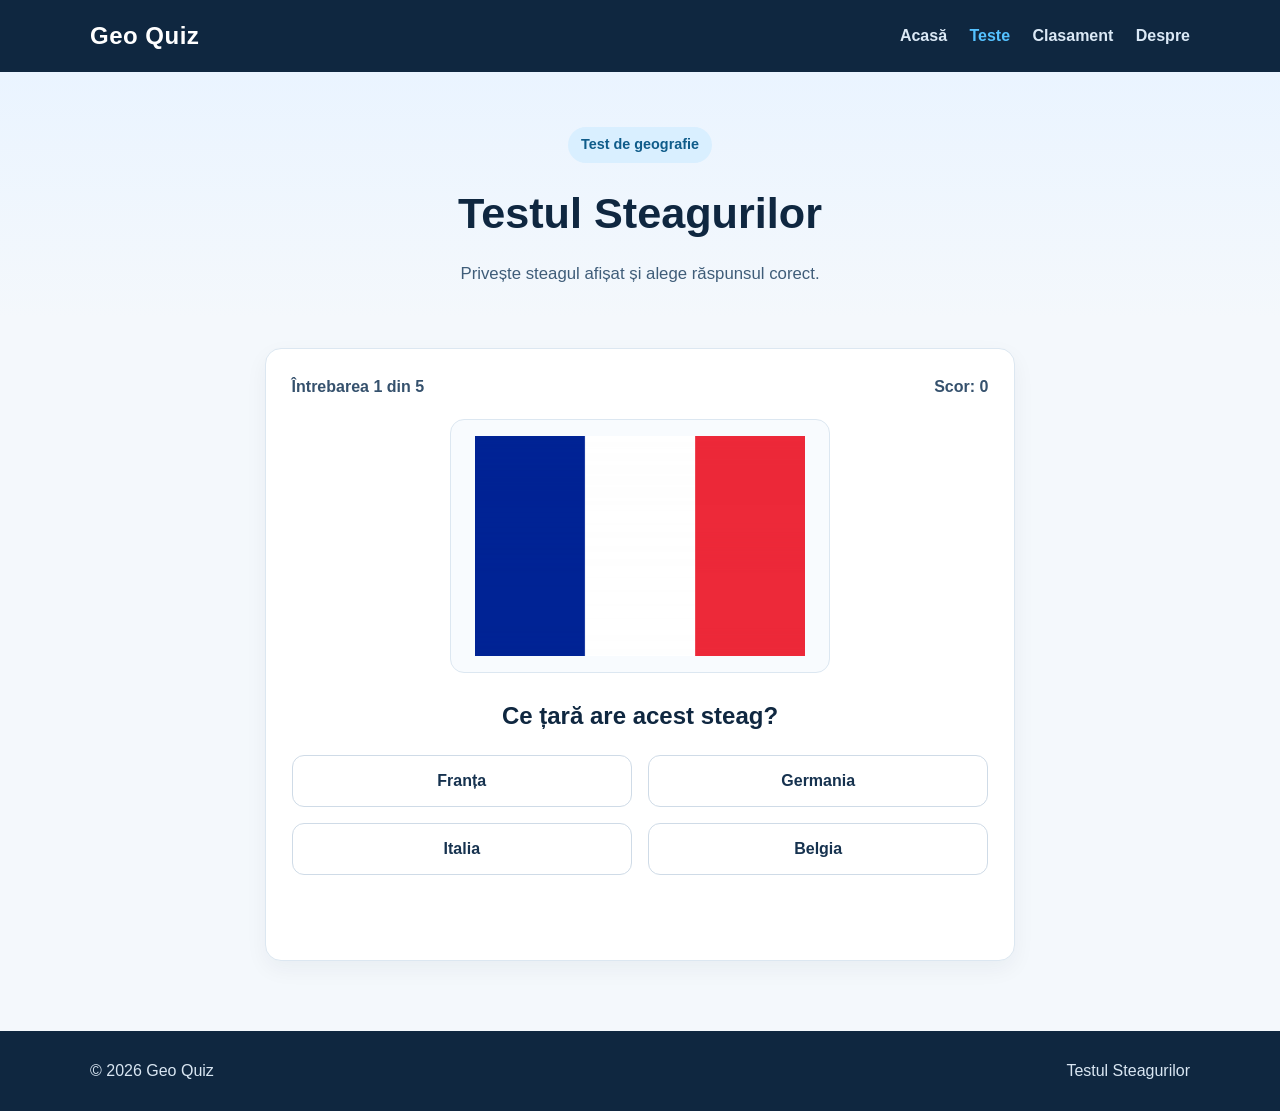
<file: Pages/steaguri.html>
<!DOCTYPE html>
<html lang="ro">
<head>
  <meta charset="utf-8">
  <meta name="viewport" content="width=device-width, initial-scale=1">
  <title>Testul Steagurilor - Geo Quiz</title>
  <link rel="stylesheet" href="../styles/steaguri.css">
</head>
<body>

  <header class="topbar">
    <div class="container topbar-content">
      <a href="Index.html" class="logo">Geo Quiz</a>

      <nav class="nav">
        <ul>
          <li><a href="Index.html">Acasă</a></li>
          <li><a href="teste.html" class="active">Teste</a></li>
          <li><a href="clasament.php">Clasament</a></li>
          <li><a href="despre.html">Despre</a></li>
        </ul>
      </nav>
    </div>
  </header>

  <main>
    <section class="hero-page">
      <div class="container">
        <span class="page-badge">Test de geografie</span>
        <h1>Testul Steagurilor</h1>
        <p class="page-text">
          Privește steagul afișat și alege răspunsul corect.
        </p>
      </div>
    </section>

    <section class="quiz-section">
      <div class="container">
        <div class="quiz-box">

          <div class="quiz-top">
            <p>Întrebarea <span id="intrebareCurenta">1</span> din <span id="totalIntrebari">5</span></p>
            <p>Scor: <span id="scor">0</span></p>
          </div>

          <div class="flag-box">
            <img id="flagImage" src="../images/france.png" alt="Steag">
          </div>

          <h2 id="questionText">Ce țară are acest steag?</h2>

          <div class="answers" id="answersBox">
            <button class="answer-btn">Franța</button>
            <button class="answer-btn">Germania</button>
            <button class="answer-btn">Italia</button>
            <button class="answer-btn">Belgia</button>
          </div>

          <p id="mesajRaspuns" class="mesaj-raspuns"></p>

          <div class="quiz-actions">
            <button id="nextBtn" class="next-btn">Următoarea întrebare</button>
          </div>

        </div>

        <div id="finalBox" class="final-box ascuns">
          <h2>Test terminat</h2>
          <p>Scor final: <span id="scorFinal">0</span></p>
          <p id="rezultatText"></p>
          <div class="final-actions">
            <button id="restartBtn" class="restart-btn">Joacă din nou</button>
            <a href="teste.html" class="back-btn">Înapoi la teste</a>
          </div>
        </div>
      </div>
    </section>
  </main>

  <footer class="footer">
    <div class="container footer-content">
      <p>© <span id="anCurent"></span> Geo Quiz</p>
      <p>Testul Steagurilor</p>
    </div>
  </footer>

  <script src="../Js/steaguri.js"></script>
</body>
</html>
</file>
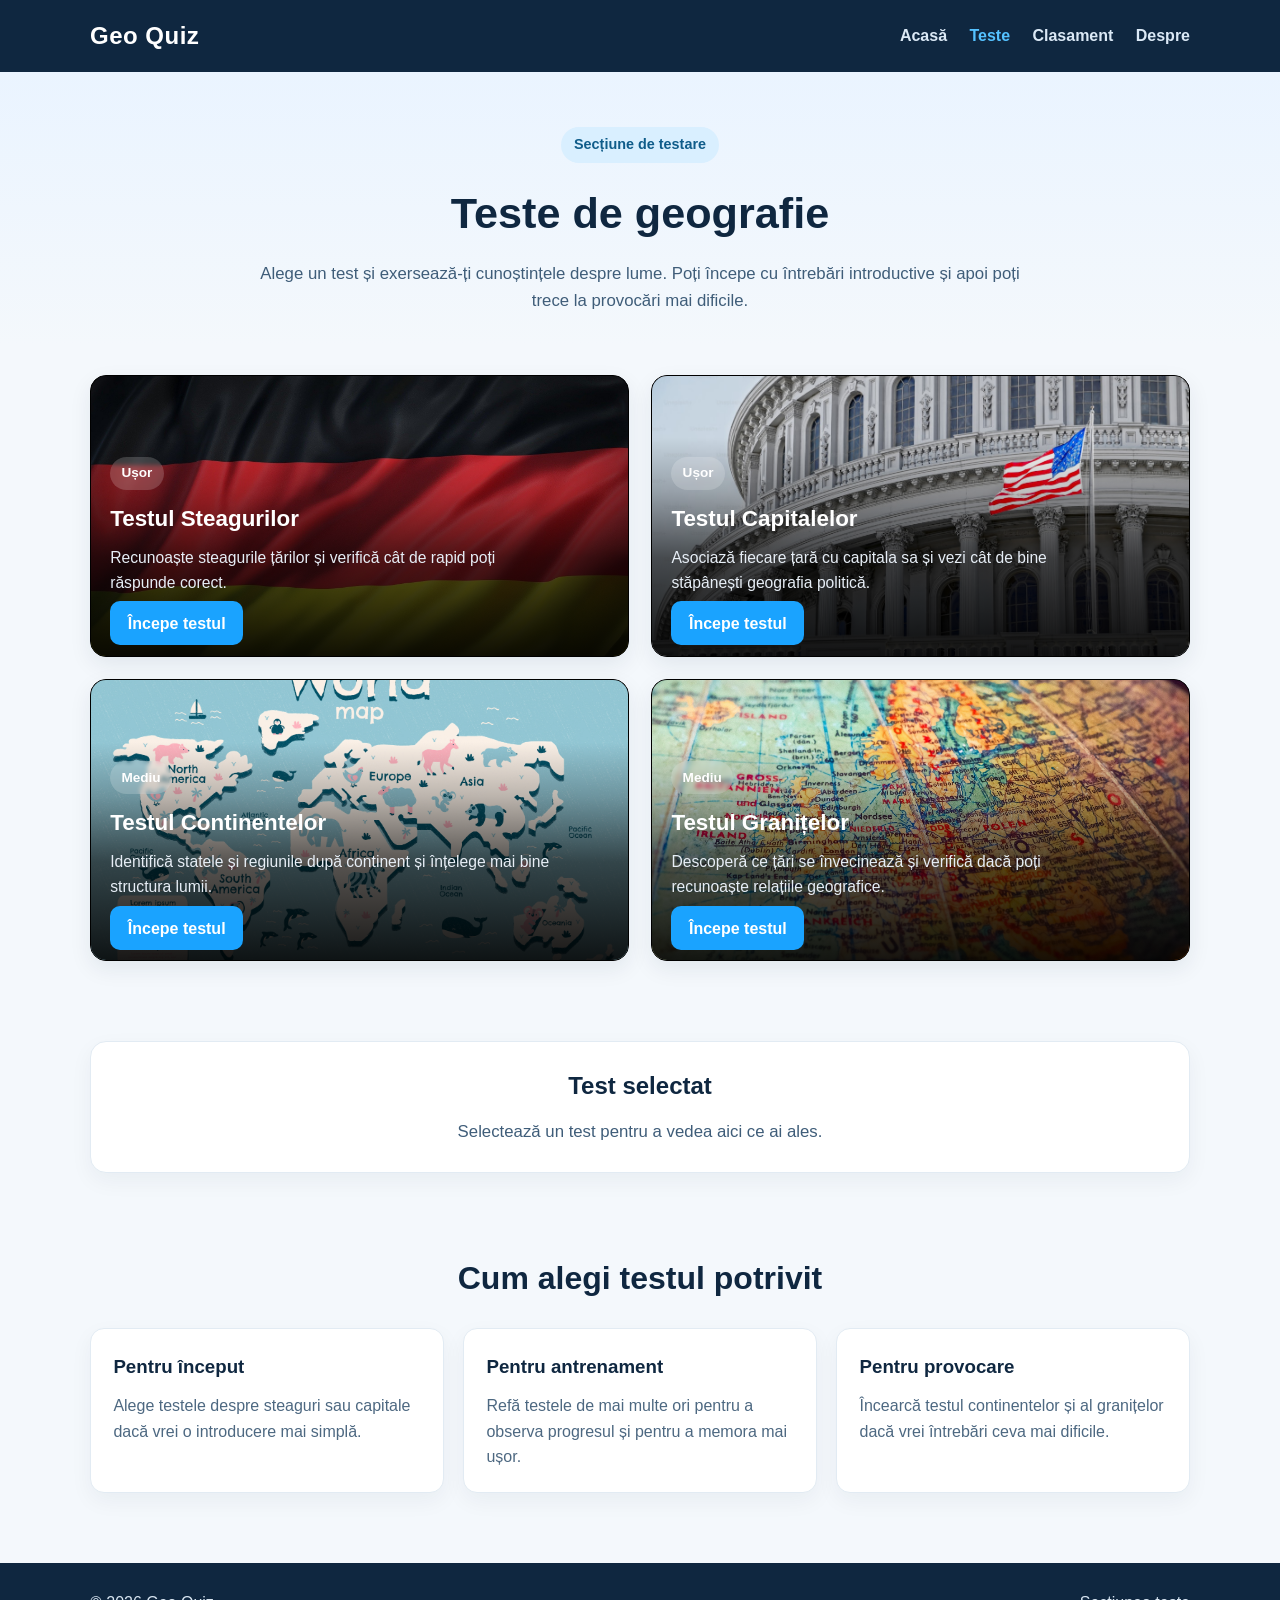
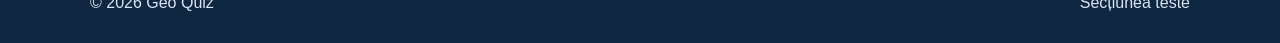
<file: Pages/teste.html>
<!DOCTYPE html>
<html lang="ro">
<head>
  <meta charset="utf-8">
  <meta name="viewport" content="width=device-width, initial-scale=1">
  <title>Teste - Geo Quiz</title>
  <link rel="stylesheet" href="../styles/teste.css">
</head>
<body>

  <header class="topbar">
    <div class="container topbar-content">
      <a href="Index.html" class="logo">Geo Quiz</a>

      <nav class="nav">
        <ul>
          <li><a href="Index.html">Acasă</a></li>
          <li><a href="teste.html" class="active">Teste</a></li>
          <li><a href="clasament.php">Clasament</a></li>
          <li><a href="despre.html">Despre</a></li>
        </ul>
      </nav>
    </div>
  </header>

  <main>
    <section class="hero-page">
      <div class="container">
        <span class="page-badge">Secțiune de testare</span>
        <h1>Teste de geografie</h1>
        <p class="page-text">
          Alege un test și exersează-ți cunoștințele despre lume.
          Poți începe cu întrebări introductive și apoi poți trece la provocări mai dificile.
        </p>
      </div>
    </section>

    <section class="tests-section">
      <div class="container">
        <div class="tests-grid">

          <article class="test-card">
            <div class="image-box">
              <img src="../images/steaguri.jpg" alt="Testul Steagurilor">
              <div class="overlay">
                <span class="test-level">Ușor</span>
                <h2>Testul Steagurilor</h2>
                <p>Recunoaște steagurile țărilor și verifică cât de rapid poți răspunde corect.</p>
                <a href="steaguri.html" class="test-btn">Începe testul</a>
              </div>
            </div>
          </article>

          <article class="test-card">
            <div class="image-box">
              <img src="../images/capitale.jpg" alt="Testul Capitalelor">
              <div class="overlay">
                <span class="test-level">Ușor</span>
                <h2>Testul Capitalelor</h2>
                <p>Asociază fiecare țară cu capitala sa și vezi cât de bine stăpânești geografia politică.</p>
                <a href="capitale.html" class="test-btn">Începe testul</a>
              </div>
            </div>
          </article>

          <article class="test-card">
            <div class="image-box">
              <img src="../images/continente.jpg" alt="Testul Continentelor">
              <div class="overlay">
                <span class="test-level">Mediu</span>
                <h2>Testul Continentelor</h2>
                <p>Identifică statele și regiunile după continent și înțelege mai bine structura lumii.</p>
                <a href="continente.html" class="test-btn">Începe testul</a>
              </div>
            </div>
          </article>

          <article class="test-card">
            <div class="image-box">
              <img src="../images/granite.jpg" alt="Testul Granițelor">
              <div class="overlay">
                <span class="test-level">Mediu</span>
                <h2>Testul Granițelor</h2>
                <p>Descoperă ce țări se învecinează și verifică dacă poți recunoaște relațiile geografice.</p>
                <a href="granite.html" class="test-btn">Începe testul</a>
              </div>
            </div>
          </article>

        </div>
      </div>
    </section>

    <section class="info-section">
      <div class="container">
        <div class="info-box">
          <h2>Test selectat</h2>
          <p id="testMesaj">
            Selectează un test pentru a vedea aici ce ai ales.
          </p>
        </div>
      </div>
    </section>

    <section class="tips-section">
      <div class="container">
        <h2 class="section-title">Cum alegi testul potrivit</h2>

        <div class="tips-grid">
          <div class="tip-card">
            <h3>Pentru început</h3>
            <p>Alege testele despre steaguri sau capitale dacă vrei o introducere mai simplă.</p>
          </div>

          <div class="tip-card">
            <h3>Pentru antrenament</h3>
            <p>Refă testele de mai multe ori pentru a observa progresul și pentru a memora mai ușor.</p>
          </div>

          <div class="tip-card">
            <h3>Pentru provocare</h3>
            <p>Încearcă testul continentelor și al granițelor dacă vrei întrebări ceva mai dificile.</p>
          </div>
        </div>
      </div>
    </section>
  </main>

  <footer class="footer">
    <div class="container footer-content">
      <p>© <span id="anCurent"></span> Geo Quiz</p>
      <p>Secțiunea teste</p>
    </div>
  </footer>

  <script src="../Js/teste.js"></script>
</body>
</html>
</file>
<file: styles/style.css>
* {
  margin: 0;
  padding: 0;
  box-sizing: border-box;
}

body {
  font-family: Arial, sans-serif;
  background: #f4f8fc;
  color: #16324f;
  line-height: 1.6;
}

a {
  text-decoration: none;
}

ul {
  list-style: none;
}

ol {
  padding-left: 1.2rem;
}

.container {
  width: 90%;
  max-width: 1100px;
  margin: 0 auto;
}

.topbar {
  background: #0f2740;
  box-shadow: 0 2px 8px rgba(0, 0, 0, 0.08);
}

.topbar-content {
  min-height: 72px;
  display: flex;
  align-items: center;
  justify-content: space-between;
  gap: 1rem;
}

.logo {
  font-size: 1.5rem;
  font-weight: bold;
  color: #ffffff;
  letter-spacing: 0.5px;
}

.nav ul {
  display: flex;
  gap: 1.4rem;
  flex-wrap: wrap;
}

.nav a {
  color: #dbe9f6;
  font-weight: bold;
  transition: 0.2s;
}

.nav a:hover,
.nav a.active {
  color: #55c2ff;
}

.hero {
  padding: 60px 0 40px;
  background: linear-gradient(180deg, #eaf4ff 0%, #f4f8fc 100%);
}

.hero-content {
  display: grid;
  grid-template-columns: 1.4fr 0.9fr;
  gap: 2rem;
  align-items: center;
}

.badge {
  display: inline-block;
  margin-bottom: 1rem;
  padding: 0.4rem 0.8rem;
  background: #d9efff;
  color: #0f5c8a;
  border-radius: 999px;
  font-size: 0.9rem;
  font-weight: bold;
}

.hero-text h1 {
  font-size: 3rem;
  color: #0f2740;
  margin-bottom: 1rem;
}

.hero-text p {
  font-size: 1.08rem;
  max-width: 620px;
  color: #35516d;
  margin-bottom: 1.5rem;
}

.hero-buttons {
  display: flex;
  flex-wrap: wrap;
  gap: 0.8rem;
}

.btn {
  display: inline-block;
  padding: 0.85rem 1.2rem;
  border-radius: 10px;
  font-weight: bold;
  transition: 0.25s;
}

.btn-primary {
  background: #1aa3ff;
  color: #ffffff;
}

.btn-primary:hover {
  background: #008ae6;
}

.btn-secondary {
  background: #ff8a2a;
  color: #ffffff;
}

.btn-secondary:hover {
  background: #e97414;
}

.btn-light {
  background: #ffffff;
  color: #16324f;
  border: 1px solid #c9d8e8;
}

.btn-light:hover {
  background: #eef5fb;
}

.hero-card {
  background: #ffffff;
  border-radius: 16px;
  padding: 1.6rem;
  box-shadow: 0 12px 30px rgba(15, 39, 64, 0.08);
  border: 1px solid #e2ebf3;
}

.hero-card h2 {
  margin-bottom: 0.6rem;
  color: #0f2740;
}

.hero-card-text {
  margin-bottom: 1rem;
  color: #48627c;
}

.hero-list {
  display: grid;
  gap: 0.7rem;
  margin-bottom: 1.2rem;
}

.hero-list li {
  background: #f3f8fd;
  border: 1px solid #dde8f1;
  padding: 0.8rem 1rem;
  border-radius: 10px;
  font-weight: bold;
}

.mini-btn {
  padding: 0.75rem 1rem;
  border: none;
  border-radius: 10px;
  background: #0f2740;
  color: #ffffff;
  font-weight: bold;
  cursor: pointer;
  transition: 0.25s;
}

.mini-btn:hover {
  background: #183856;
}

.mesaj {
  margin-top: 1rem;
  color: #35516d;
  min-height: 48px;
}

.features,
.steps,
.preview-ranking,
.about-preview {
  padding: 30px 0 50px;
}

.section-title {
  font-size: 2rem;
  color: #0f2740;
  text-align: center;
  margin-bottom: 1.5rem;
}

.cards {
  display: grid;
  grid-template-columns: repeat(3, 1fr);
  gap: 1.2rem;
}

.card {
  background: #ffffff;
  padding: 1.5rem;
  border-radius: 14px;
  border: 1px solid #e2ebf3;
  box-shadow: 0 8px 22px rgba(15, 39, 64, 0.05);
}

.card h3 {
  margin-bottom: 0.8rem;
  color: #0f2740;
}

.card p {
  color: #4e6780;
}

.steps-box,
.about-box,
.table-box {
  background: #ffffff;
  border-radius: 14px;
  border: 1px solid #e2ebf3;
  box-shadow: 0 8px 22px rgba(15, 39, 64, 0.05);
  padding: 1.5rem;
}

.steps-box ol li {
  margin-bottom: 0.8rem;
  color: #35516d;
}

.section-head {
  display: flex;
  justify-content: space-between;
  align-items: center;
  gap: 1rem;
  margin-bottom: 1rem;
}

.section-head .section-title {
  margin-bottom: 0;
  text-align: left;
}

.section-link {
  color: #0f7fc2;
  font-weight: bold;
}

.section-link:hover {
  text-decoration: underline;
}

table {
  width: 100%;
  border-collapse: collapse;
}

th,
td {
  padding: 0.9rem;
  text-align: center;
  border-bottom: 1px solid #e4edf5;
}

th {
  background: #1aa3ff;
  color: #ffffff;
}

tr:hover td {
  background: #f5faff;
}

.about-box p {
  color: #4e6780;
  text-align: center;
  max-width: 800px;
  margin: 0 auto;
}

.footer {
  background: #0f2740;
  color: #d9e6f2;
  margin-top: 20px;
}

.footer-content {
  min-height: 80px;
  display: flex;
  align-items: center;
  justify-content: space-between;
  gap: 1rem;
  flex-wrap: wrap;
}

@media (max-width: 900px) {
  .hero-content,
  .cards {
    grid-template-columns: 1fr;
  }

  .hero-text h1 {
    font-size: 2.4rem;
  }

  .section-head {
    flex-direction: column;
    align-items: flex-start;
  }

  .section-head .section-title {
    text-align: left;
  }
}

@media (max-width: 640px) {
  .topbar-content {
    flex-direction: column;
    justify-content: center;
    padding: 1rem 0;
  }

  .nav ul {
    justify-content: center;
  }

  .hero {
    padding-top: 40px;
  }

  .hero-text h1 {
    font-size: 2rem;
  }

  .hero-buttons {
    flex-direction: column;
  }

  .btn {
    text-align: center;
  }

  .footer-content {
    justify-content: center;
    text-align: center;
  }
}
</file>
<file: styles/clasament.css>
* {
  margin: 0;
  padding: 0;
  box-sizing: border-box;
}

body {
  font-family: Arial, sans-serif;
  background: #f4f8fc;
  color: #16324f;
  line-height: 1.6;
}

a {
  text-decoration: none;
}

ul {
  list-style: none;
}

.container {
  width: 90%;
  max-width: 1100px;
  margin: 0 auto;
}

.topbar {
  background: #0f2740;
  box-shadow: 0 2px 8px rgba(0, 0, 0, 0.08);
}

.topbar-content {
  min-height: 72px;
  display: flex;
  align-items: center;
  justify-content: space-between;
  gap: 1rem;
}

.logo {
  font-size: 1.5rem;
  font-weight: bold;
  color: #ffffff;
  letter-spacing: 0.5px;
}

.nav ul {
  display: flex;
  gap: 1.4rem;
  flex-wrap: wrap;
}

.nav a {
  color: #dbe9f6;
  font-weight: bold;
  transition: 0.2s;
}

.nav a:hover,
.nav a.active {
  color: #55c2ff;
}

.hero-page {
  padding: 55px 0 30px;
  background: linear-gradient(180deg, #eaf4ff 0%, #f4f8fc 100%);
  text-align: center;
}

.page-badge {
  display: inline-block;
  margin-bottom: 1rem;
  padding: 0.4rem 0.8rem;
  background: #d9efff;
  color: #0f5c8a;
  border-radius: 999px;
  font-size: 0.9rem;
  font-weight: bold;
}

.hero-page h1 {
  font-size: 2.7rem;
  color: #0f2740;
  margin-bottom: 0.8rem;
}

.page-text {
  max-width: 760px;
  margin: 0 auto;
  color: #3f5d79;
  font-size: 1.05rem;
}

.ranking-section,
.details-section {
  padding: 30px 0 50px;
}

.ranking-info {
  display: grid;
  grid-template-columns: repeat(2, 1fr);
  gap: 1.2rem;
  margin-bottom: 1.5rem;
}

.info-card {
  background: #ffffff;
  border: 1px solid #e2ebf3;
  border-radius: 14px;
  padding: 1.4rem;
  box-shadow: 0 8px 22px rgba(15, 39, 64, 0.05);
  text-align: center;
}

.info-card h2 {
  font-size: 1.1rem;
  color: #0f2740;
  margin-bottom: 0.6rem;
}

.info-card p {
  font-size: 1.8rem;
  font-weight: bold;
  color: #1aa3ff;
}

.table-box {
  background: #ffffff;
  border: 1px solid #e2ebf3;
  border-radius: 16px;
  box-shadow: 0 8px 22px rgba(15, 39, 64, 0.05);
  padding: 1rem;
  overflow-x: auto;
}

table {
  width: 100%;
  border-collapse: collapse;
}

th,
td {
  padding: 0.95rem;
  text-align: center;
  border-bottom: 1px solid #e4edf5;
}

th {
  background: #1aa3ff;
  color: #ffffff;
}

tbody tr:hover td {
  background: #f5faff;
}

.section-title {
  text-align: center;
  color: #0f2740;
  font-size: 2rem;
  margin-bottom: 1.5rem;
}

.details-grid {
  display: grid;
  grid-template-columns: repeat(3, 1fr);
  gap: 1.2rem;
}

.detail-card {
  background: #ffffff;
  border: 1px solid #e2ebf3;
  border-radius: 14px;
  padding: 1.4rem;
  box-shadow: 0 8px 22px rgba(15, 39, 64, 0.05);
}

.detail-card h3 {
  margin-bottom: 0.7rem;
  color: #0f2740;
}

.detail-card p {
  color: #4d6881;
}

.footer {
  background: #0f2740;
  color: #d9e6f2;
  margin-top: 20px;
}

.footer-content {
  min-height: 80px;
  display: flex;
  align-items: center;
  justify-content: space-between;
  gap: 1rem;
  flex-wrap: wrap;
}

@media (max-width: 900px) {
  .ranking-info,
  .details-grid {
    grid-template-columns: 1fr;
  }

  .hero-page h1 {
    font-size: 2.2rem;
  }
}

@media (max-width: 640px) {
  .topbar-content {
    flex-direction: column;
    justify-content: center;
    padding: 1rem 0;
  }

  .nav ul {
    justify-content: center;
  }

  .footer-content {
    justify-content: center;
    text-align: center;
  }
  .user-logat {
  margin-top: 1rem;
  font-size: 1.05rem;
  color: #0f2740;
  font-weight: bold;
  }
}
</file>
<file: styles/despre.css>
* {
  margin: 0;
  padding: 0;
  box-sizing: border-box;
}

body {
  font-family: Arial, sans-serif;
  background: #f4f8fc;
  color: #16324f;
  line-height: 1.6;
}

a {
  text-decoration: none;
}

ul {
  list-style: none;
}

.container {
  width: 90%;
  max-width: 1100px;
  margin: 0 auto;
}

.topbar {
  background: #0f2740;
  box-shadow: 0 2px 8px rgba(0, 0, 0, 0.08);
}

.topbar-content {
  min-height: 72px;
  display: flex;
  align-items: center;
  justify-content: space-between;
  gap: 1rem;
}

.logo {
  font-size: 1.5rem;
  font-weight: bold;
  color: #ffffff;
  letter-spacing: 0.5px;
}

.nav ul {
  display: flex;
  gap: 1.4rem;
  flex-wrap: wrap;
}

.nav a {
  color: #dbe9f6;
  font-weight: bold;
  transition: 0.2s;
}

.nav a:hover,
.nav a.active {
  color: #55c2ff;
}

.hero-page {
  padding: 55px 0 30px;
  background: linear-gradient(180deg, #eaf4ff 0%, #f4f8fc 100%);
  text-align: center;
}

.page-badge {
  display: inline-block;
  margin-bottom: 1rem;
  padding: 0.4rem 0.8rem;
  background: #d9efff;
  color: #0f5c8a;
  border-radius: 999px;
  font-size: 0.9rem;
  font-weight: bold;
}

.hero-page h1 {
  font-size: 2.7rem;
  color: #0f2740;
  margin-bottom: 0.8rem;
}

.page-text {
  max-width: 760px;
  margin: 0 auto;
  color: #3f5d79;
  font-size: 1.05rem;
}

.about-section,
.goals-section,
.extra-section {
  padding: 30px 0 50px;
}

.about-grid {
  display: grid;
  grid-template-columns: 1.4fr 0.9fr;
  gap: 1.2rem;
}

.about-card,
.goal-card,
.extra-box {
  background: #ffffff;
  border: 1px solid #e2ebf3;
  border-radius: 16px;
  padding: 1.5rem;
  box-shadow: 0 8px 22px rgba(15, 39, 64, 0.05);
}

.about-card h2,
.goal-card h3,
.extra-box h2 {
  color: #0f2740;
  margin-bottom: 0.8rem;
}

.about-card p,
.goal-card p,
.extra-box p {
  color: #4d6881;
  margin-bottom: 0.8rem;
}

.side-card p {
  margin-bottom: 0.7rem;
}

.section-title {
  text-align: center;
  color: #0f2740;
  font-size: 2rem;
  margin-bottom: 1.5rem;
}

.goals-grid {
  display: grid;
  grid-template-columns: repeat(3, 1fr);
  gap: 1.2rem;
}

.info-btn {
  border: none;
  background: #1aa3ff;
  color: #ffffff;
  padding: 0.85rem 1.1rem;
  border-radius: 10px;
  font-weight: bold;
  cursor: pointer;
  transition: 0.25s;
}

.info-btn:hover {
  background: #008ae6;
}

.footer {
  background: #0f2740;
  color: #d9e6f2;
  margin-top: 20px;
}

.footer-content {
  min-height: 80px;
  display: flex;
  align-items: center;
  justify-content: space-between;
  gap: 1rem;
  flex-wrap: wrap;
}

@media (max-width: 900px) {
  .about-grid,
  .goals-grid {
    grid-template-columns: 1fr;
  }

  .hero-page h1 {
    font-size: 2.2rem;
  }
}

@media (max-width: 640px) {
  .topbar-content {
    flex-direction: column;
    justify-content: center;
    padding: 1rem 0;
  }

  .nav ul {
    justify-content: center;
  }

  .footer-content {
    justify-content: center;
    text-align: center;
  }
}
</file>
<file: styles/signup.css>
body, h1, h2, p, ul {
  margin: 0;
  padding: 0;
}

body {
  font-family: Arial, sans-serif;
  background-color: #ffffff;
  color: #001f3f;
  line-height: 1.5;
}

a {
  color: #00bfff;
  text-decoration: none;
}

a:hover {
  color: #ff851b;
}

header {
  background-color: #001f3f;
  color: white;
  text-align: center;
  padding: 1rem 0;
}

header a {
  color: white;
  font-weight: bold;
  font-size: 1.2rem;
}

nav ul {
  list-style: none;
  display: flex;
  justify-content: center;
  gap: 1.5rem;
  margin-top: 0.5rem;
}

nav a:hover {
  color: #00bfff;
}

main {
  display: flex;
  justify-content: center;
  align-items: center;
  min-height: 70vh;
  padding: 2rem;
}

section {
  text-align: center;
  background-color: #f8f8f8;
  padding: 2rem;
  border-radius: 8px;
  box-shadow: 0 2px 6px rgba(0,0,0,0.1);
  max-width: 400px;
  width: 100%;
}

h1 {
  color: #001f3f;
  margin-bottom: 0.5rem;
}

p {
  margin-bottom: 1rem;
}

form {
  text-align: left;
  margin-bottom: 1rem;
}

label {
  display: block;
  font-weight: bold;
  margin-bottom: 0.3rem;
}

input {
  width: 100%;
  padding: 0.5rem;
  border: 1px solid #ccc;
  border-radius: 4px;
}

input:focus {
  border-color: #00bfff;
  outline: none;
}

button {
  width: 100%;
  background-color: #00bfff;
  color: white;
  border: none;
  border-radius: 4px;
  padding: 0.7rem;
  font-size: 1rem;
  cursor: pointer;
  transition: background 0.3s;
}

button:hover {
  background-color: #0095d9;
}

footer {
  background-color: #001f3f;
  color: white;
  text-align: center;
  padding: 1rem;
  margin-top: 2rem;
}
</file>
<file: styles/teste.css>
* {
  margin: 0;
  padding: 0;
  box-sizing: border-box;
}

body {
  font-family: Arial, sans-serif;
  background: #f4f8fc;
  color: #16324f;
  line-height: 1.6;
}

a {
  text-decoration: none;
}

ul {
  list-style: none;
}

.container {
  width: 90%;
  max-width: 1100px;
  margin: 0 auto;
}

.topbar {
  background: #0f2740;
  box-shadow: 0 2px 8px rgba(0, 0, 0, 0.08);
}

.topbar-content {
  min-height: 72px;
  display: flex;
  align-items: center;
  justify-content: space-between;
  gap: 1rem;
}

.logo {
  font-size: 1.5rem;
  font-weight: bold;
  color: #ffffff;
  letter-spacing: 0.5px;
}

.nav ul {
  display: flex;
  gap: 1.4rem;
  flex-wrap: wrap;
}

.nav a {
  color: #dbe9f6;
  font-weight: bold;
  transition: 0.2s;
}

.nav a:hover,
.nav a.active {
  color: #55c2ff;
}

.hero-page {
  padding: 55px 0 30px;
  background: linear-gradient(180deg, #eaf4ff 0%, #f4f8fc 100%);
  text-align: center;
}

.page-badge {
  display: inline-block;
  margin-bottom: 1rem;
  padding: 0.4rem 0.8rem;
  background: #d9efff;
  color: #0f5c8a;
  border-radius: 999px;
  font-size: 0.9rem;
  font-weight: bold;
}

.hero-page h1 {
  font-size: 2.7rem;
  color: #0f2740;
  margin-bottom: 0.8rem;
}

.page-text {
  max-width: 760px;
  margin: 0 auto;
  color: #3f5d79;
  font-size: 1.05rem;
}

.tests-section,
.info-section,
.tips-section {
  padding: 30px 0 50px;
}

.tests-grid {
  display: grid;
  grid-template-columns: repeat(2, 1fr);
  gap: 1.4rem;
}

.test-card {
  border: 1px solid #000000;
  border-radius: 16px;
  overflow: hidden;
  background: #000000;
  box-shadow: 0 8px 22px rgba(15, 39, 64, 0.08);
  transition: transform 0.2s, box-shadow 0.2s;
}

.test-card:hover {
  transform: translateY(-4px);
  box-shadow: 0 12px 28px rgba(15, 39, 64, 0.12);
}

.image-box {
  position: relative;
  width: 100%;
  height: 280px;
}

.image-box img {
  width: 100%;
  height: 100%;
  object-fit: cover;
  display: block;
}

/* stratul negru de jos */
.overlay {
  position: absolute;
  left: 0;
  right: 0;
  bottom: 0;
  padding: 1.2rem;
  background: linear-gradient(
    to top,
    rgba(0, 0, 0, 0.9) 0%,
    rgba(0, 0, 0, 0.65) 45%,
    rgba(0, 0, 0, 0.25) 75%,
    rgba(0, 0, 0, 0) 100%
  );
  color: #ffffff;
}

.overlay .test-level {
  display: inline-block;
  margin-bottom: 0.7rem;
  background: rgba(255, 255, 255, 0.18);
  color: #ffffff;
  padding: 0.35rem 0.7rem;
  border-radius: 999px;
  font-size: 0.85rem;
  font-weight: bold;
  backdrop-filter: blur(2px);
}

.overlay h2 {
  color: #ffffff;
  margin-bottom: 0.5rem;
  font-size: 1.4rem;
}

.overlay p {
  color: #e7eef6;
  margin-bottom: 1rem;
  font-size: 0.98rem;
  max-width: 90%;
}

.test-btn {
  border: none;
  background: #1aa3ff;
  color: #ffffff;
  padding: 0.85rem 1.1rem;
  border-radius: 10px;
  font-weight: bold;
  cursor: pointer;
  transition: 0.25s;
}

.test-btn:hover {
  background: #008ae6;
}

.info-box {
  background: #ffffff;
  border: 1px solid #e2ebf3;
  border-radius: 16px;
  padding: 1.6rem;
  box-shadow: 0 8px 22px rgba(15, 39, 64, 0.05);
  text-align: center;
}

.info-box h2 {
  margin-bottom: 0.8rem;
  color: #0f2740;
}

#testMesaj {
  color: #3f5d79;
  font-size: 1.05rem;
  min-height: 28px;
}

.section-title {
  text-align: center;
  color: #0f2740;
  font-size: 2rem;
  margin-bottom: 1.5rem;
}

.tips-grid {
  display: grid;
  grid-template-columns: repeat(3, 1fr);
  gap: 1.2rem;
}

.tip-card {
  background: #ffffff;
  border: 1px solid #e2ebf3;
  border-radius: 14px;
  padding: 1.4rem;
  box-shadow: 0 8px 22px rgba(15, 39, 64, 0.05);
}

.tip-card h3 {
  margin-bottom: 0.7rem;
  color: #0f2740;
}

.tip-card p {
  color: #4d6881;
}

.footer {
  background: #0f2740;
  color: #d9e6f2;
  margin-top: 20px;
}

.footer-content {
  min-height: 80px;
  display: flex;
  align-items: center;
  justify-content: space-between;
  gap: 1rem;
  flex-wrap: wrap;
}

@media (max-width: 900px) {
  .tests-grid,
  .tips-grid {
    grid-template-columns: 1fr;
  }

  .hero-page h1 {
    font-size: 2.2rem;
  }

  .image-box {
    height: 260px;
  }
}

@media (max-width: 640px) {
  .topbar-content {
    flex-direction: column;
    justify-content: center;
    padding: 1rem 0;
  }

  .nav ul {
    justify-content: center;
  }

  .footer-content {
    justify-content: center;
    text-align: center;
  }

  .image-box {
    height: 230px;
  }

  .overlay h2 {
    font-size: 1.2rem;
  }

  .overlay p {
    font-size: 0.92rem;
    max-width: 100%;
  }
}
</file>
<file: styles/capitale.css>
* {
  margin: 0;
  padding: 0;
  box-sizing: border-box;
}

body {
  font-family: Arial, sans-serif;
  background: #f4f8fc;
  color: #16324f;
  line-height: 1.6;
}

a {
  text-decoration: none;
}

ul {
  list-style: none;
}

.container {
  width: 90%;
  max-width: 1100px;
  margin: 0 auto;
}

.topbar {
  background: #0f2740;
  box-shadow: 0 2px 8px rgba(0, 0, 0, 0.08);
}

.topbar-content {
  min-height: 72px;
  display: flex;
  align-items: center;
  justify-content: space-between;
  gap: 1rem;
}

.logo {
  font-size: 1.5rem;
  font-weight: bold;
  color: #ffffff;
  letter-spacing: 0.5px;
}

.nav ul {
  display: flex;
  gap: 1.4rem;
  flex-wrap: wrap;
}

.nav a {
  color: #dbe9f6;
  font-weight: bold;
  transition: 0.2s;
}

.nav a:hover,
.nav a.active {
  color: #55c2ff;
}

.hero-page {
  padding: 55px 0 30px;
  background: linear-gradient(180deg, #eaf4ff 0%, #f4f8fc 100%);
  text-align: center;
}

.page-badge {
  display: inline-block;
  margin-bottom: 1rem;
  padding: 0.4rem 0.8rem;
  background: #d9efff;
  color: #0f5c8a;
  border-radius: 999px;
  font-size: 0.9rem;
  font-weight: bold;
}

.hero-page h1 {
  font-size: 2.7rem;
  color: #0f2740;
  margin-bottom: 0.8rem;
}

.page-text {
  max-width: 760px;
  margin: 0 auto;
  color: #3f5d79;
  font-size: 1.05rem;
}

.quiz-section {
  padding: 30px 0 50px;
}

.quiz-box,
.final-box {
  background: #ffffff;
  border: 1px solid #dce7f1;
  border-radius: 16px;
  padding: 1.6rem;
  box-shadow: 0 8px 22px rgba(15, 39, 64, 0.05);
  max-width: 750px;
  margin: 0 auto;
}

.quiz-top {
  display: flex;
  justify-content: space-between;
  gap: 1rem;
  margin-bottom: 1.2rem;
  font-weight: bold;
  color: #35516d;
  flex-wrap: wrap;
}

.country-box {
  max-width: 420px;
  margin: 0 auto 1.5rem auto;
  background: #f8fbfe;
  border: 1px solid #dce7f1;
  border-radius: 14px;
  padding: 1.2rem;
  text-align: center;
}

.country-label {
  color: #4d6881;
  font-size: 0.95rem;
  margin-bottom: 0.4rem;
}

#countryName {
  color: #0f2740;
  font-size: 2rem;
}

#questionText {
  text-align: center;
  margin-bottom: 1.2rem;
  color: #0f2740;
}

.answers {
  display: grid;
  grid-template-columns: repeat(2, 1fr);
  gap: 1rem;
}

.answer-btn {
  border: 1px solid #cfdbe7;
  background: #ffffff;
  color: #16324f;
  padding: 1rem;
  border-radius: 12px;
  font-size: 1rem;
  font-weight: bold;
  cursor: pointer;
  transition: 0.2s;
}

.answer-btn:hover {
  background: #eef7ff;
  border-color: #1aa3ff;
}

.answer-btn.corect {
  background: #dff6e4;
  border-color: #2e9b50;
  color: #1d6a35;
}

.answer-btn.gresit {
  background: #ffe3e3;
  border-color: #d64545;
  color: #a12828;
}

.answer-btn:disabled {
  cursor: default;
}

.mesaj-raspuns {
  min-height: 28px;
  text-align: center;
  margin-top: 1rem;
  font-weight: bold;
  color: #35516d;
}

.quiz-actions {
  text-align: center;
  margin-top: 1rem;
}

.next-btn,
.restart-btn,
.back-btn {
  display: inline-block;
  border: none;
  background: #1aa3ff;
  color: #ffffff;
  padding: 0.85rem 1.2rem;
  border-radius: 10px;
  font-weight: bold;
  cursor: pointer;
  transition: 0.25s;
}

.next-btn:hover,
.restart-btn:hover,
.back-btn:hover {
  background: #008ae6;
}

.next-btn {
  display: none;
}

.final-box {
  text-align: center;
}

.final-box h2 {
  margin-bottom: 1rem;
  color: #0f2740;
}

.final-box p {
  margin-bottom: 0.8rem;
  color: #4d6881;
  font-size: 1.05rem;
}

.final-actions {
  margin-top: 1rem;
  display: flex;
  justify-content: center;
  gap: 1rem;
  flex-wrap: wrap;
}

.ascuns {
  display: none;
}

.footer {
  background: #0f2740;
  color: #d9e6f2;
  margin-top: 20px;
}

.footer-content {
  min-height: 80px;
  display: flex;
  align-items: center;
  justify-content: space-between;
  gap: 1rem;
  flex-wrap: wrap;
}

@media (max-width: 700px) {
  .answers {
    grid-template-columns: 1fr;
  }

  .hero-page h1 {
    font-size: 2.1rem;
  }

  #countryName {
    font-size: 1.6rem;
  }
}

@media (max-width: 640px) {
  .topbar-content {
    flex-direction: column;
    justify-content: center;
    padding: 1rem 0;
  }

  .nav ul {
    justify-content: center;
  }

  .footer-content {
    justify-content: center;
    text-align: center;
  }
}
</file>
<file: styles/continente.css>
* {
  margin: 0;
  padding: 0;
  box-sizing: border-box;
}

body {
  font-family: Arial, sans-serif;
  background: #f4f8fc;
  color: #16324f;
  line-height: 1.6;
}

a {
  text-decoration: none;
}

ul {
  list-style: none;
}

.container {
  width: 90%;
  max-width: 1100px;
  margin: 0 auto;
}

.topbar {
  background: #0f2740;
  box-shadow: 0 2px 8px rgba(0, 0, 0, 0.08);
}

.topbar-content {
  min-height: 72px;
  display: flex;
  align-items: center;
  justify-content: space-between;
  gap: 1rem;
}

.logo {
  font-size: 1.5rem;
  font-weight: bold;
  color: #ffffff;
  letter-spacing: 0.5px;
}

.nav ul {
  display: flex;
  gap: 1.4rem;
  flex-wrap: wrap;
}

.nav a {
  color: #dbe9f6;
  font-weight: bold;
  transition: 0.2s;
}

.nav a:hover,
.nav a.active {
  color: #55c2ff;
}

.hero-page {
  padding: 55px 0 30px;
  background: linear-gradient(180deg, #eaf4ff 0%, #f4f8fc 100%);
  text-align: center;
}

.page-badge {
  display: inline-block;
  margin-bottom: 1rem;
  padding: 0.4rem 0.8rem;
  background: #d9efff;
  color: #0f5c8a;
  border-radius: 999px;
  font-size: 0.9rem;
  font-weight: bold;
}

.hero-page h1 {
  font-size: 2.7rem;
  color: #0f2740;
  margin-bottom: 0.8rem;
}

.page-text {
  max-width: 760px;
  margin: 0 auto;
  color: #3f5d79;
  font-size: 1.05rem;
}

.quiz-section {
  padding: 30px 0 50px;
}

.quiz-box,
.final-box {
  background: #ffffff;
  border: 1px solid #dce7f1;
  border-radius: 16px;
  padding: 1.6rem;
  box-shadow: 0 8px 22px rgba(15, 39, 64, 0.05);
  max-width: 750px;
  margin: 0 auto;
}

.quiz-top {
  display: flex;
  justify-content: space-between;
  gap: 1rem;
  margin-bottom: 1.2rem;
  font-weight: bold;
  color: #35516d;
  flex-wrap: wrap;
}

.country-box {
  max-width: 420px;
  margin: 0 auto 1.5rem auto;
  background: #f8fbfe;
  border: 1px solid #dce7f1;
  border-radius: 14px;
  padding: 1.2rem;
  text-align: center;
}

.country-label {
  color: #4d6881;
  font-size: 0.95rem;
  margin-bottom: 0.4rem;
}

#countryName {
  color: #0f2740;
  font-size: 2rem;
}

#questionText {
  text-align: center;
  margin-bottom: 1.2rem;
  color: #0f2740;
}

.answers {
  display: grid;
  grid-template-columns: repeat(2, 1fr);
  gap: 1rem;
}

.answer-btn {
  border: 1px solid #cfdbe7;
  background: #ffffff;
  color: #16324f;
  padding: 1rem;
  border-radius: 12px;
  font-size: 1rem;
  font-weight: bold;
  cursor: pointer;
  transition: 0.2s;
}

.answer-btn:hover {
  background: #eef7ff;
  border-color: #1aa3ff;
}

.answer-btn.corect {
  background: #dff6e4;
  border-color: #2e9b50;
  color: #1d6a35;
}

.answer-btn.gresit {
  background: #ffe3e3;
  border-color: #d64545;
  color: #a12828;
}

.answer-btn:disabled {
  cursor: default;
}

.mesaj-raspuns {
  min-height: 28px;
  text-align: center;
  margin-top: 1rem;
  font-weight: bold;
  color: #35516d;
}

.quiz-actions {
  text-align: center;
  margin-top: 1rem;
}

.next-btn,
.restart-btn,
.back-btn {
  display: inline-block;
  border: none;
  background: #1aa3ff;
  color: #ffffff;
  padding: 0.85rem 1.2rem;
  border-radius: 10px;
  font-weight: bold;
  cursor: pointer;
  transition: 0.25s;
}

.next-btn:hover,
.restart-btn:hover,
.back-btn:hover {
  background: #008ae6;
}

.next-btn {
  display: none;
}

.final-box {
  text-align: center;
}

.final-box h2 {
  margin-bottom: 1rem;
  color: #0f2740;
}

.final-box p {
  margin-bottom: 0.8rem;
  color: #4d6881;
  font-size: 1.05rem;
}

.final-actions {
  margin-top: 1rem;
  display: flex;
  justify-content: center;
  gap: 1rem;
  flex-wrap: wrap;
}

.ascuns {
  display: none;
}

.footer {
  background: #0f2740;
  color: #d9e6f2;
  margin-top: 20px;
}

.footer-content {
  min-height: 80px;
  display: flex;
  align-items: center;
  justify-content: space-between;
  gap: 1rem;
  flex-wrap: wrap;
}

@media (max-width: 700px) {
  .answers {
    grid-template-columns: 1fr;
  }

  .hero-page h1 {
    font-size: 2.1rem;
  }

  #countryName {
    font-size: 1.6rem;
  }
}

@media (max-width: 640px) {
  .topbar-content {
    flex-direction: column;
    justify-content: center;
    padding: 1rem 0;
  }

  .nav ul {
    justify-content: center;
  }

  .footer-content {
    justify-content: center;
    text-align: center;
  }
}
</file>
<file: styles/granite.css>
* {
  margin: 0;
  padding: 0;
  box-sizing: border-box;
}

body {
  font-family: Arial, sans-serif;
  background: #f4f8fc;
  color: #16324f;
  line-height: 1.6;
}

a {
  text-decoration: none;
}

ul {
  list-style: none;
}

.container {
  width: 90%;
  max-width: 1100px;
  margin: 0 auto;
}

.topbar {
  background: #0f2740;
  box-shadow: 0 2px 8px rgba(0, 0, 0, 0.08);
}

.topbar-content {
  min-height: 72px;
  display: flex;
  align-items: center;
  justify-content: space-between;
  gap: 1rem;
}

.logo {
  font-size: 1.5rem;
  font-weight: bold;
  color: #ffffff;
  letter-spacing: 0.5px;
}

.nav ul {
  display: flex;
  gap: 1.4rem;
  flex-wrap: wrap;
}

.nav a {
  color: #dbe9f6;
  font-weight: bold;
  transition: 0.2s;
}

.nav a:hover,
.nav a.active {
  color: #55c2ff;
}

.hero-page {
  padding: 55px 0 30px;
  background: linear-gradient(180deg, #eaf4ff 0%, #f4f8fc 100%);
  text-align: center;
}

.page-badge {
  display: inline-block;
  margin-bottom: 1rem;
  padding: 0.4rem 0.8rem;
  background: #d9efff;
  color: #0f5c8a;
  border-radius: 999px;
  font-size: 0.9rem;
  font-weight: bold;
}

.hero-page h1 {
  font-size: 2.7rem;
  color: #0f2740;
  margin-bottom: 0.8rem;
}

.page-text {
  max-width: 760px;
  margin: 0 auto;
  color: #3f5d79;
  font-size: 1.05rem;
}

.quiz-section {
  padding: 30px 0 50px;
}

.quiz-box,
.final-box {
  background: #ffffff;
  border: 1px solid #dce7f1;
  border-radius: 16px;
  padding: 1.6rem;
  box-shadow: 0 8px 22px rgba(15, 39, 64, 0.05);
  max-width: 750px;
  margin: 0 auto;
}

.quiz-top {
  display: flex;
  justify-content: space-between;
  gap: 1rem;
  margin-bottom: 1.2rem;
  font-weight: bold;
  color: #35516d;
  flex-wrap: wrap;
}

.country-box {
  max-width: 420px;
  margin: 0 auto 1.5rem auto;
  background: #f8fbfe;
  border: 1px solid #dce7f1;
  border-radius: 14px;
  padding: 1.2rem;
  text-align: center;
}

.country-label {
  color: #4d6881;
  font-size: 0.95rem;
  margin-bottom: 0.4rem;
}

#countryName {
  color: #0f2740;
  font-size: 2rem;
}

#questionText {
  text-align: center;
  margin-bottom: 1.2rem;
  color: #0f2740;
}

.answers {
  display: grid;
  grid-template-columns: repeat(2, 1fr);
  gap: 1rem;
}

.answer-btn {
  border: 1px solid #cfdbe7;
  background: #ffffff;
  color: #16324f;
  padding: 1rem;
  border-radius: 12px;
  font-size: 1rem;
  font-weight: bold;
  cursor: pointer;
  transition: 0.2s;
}

.answer-btn:hover {
  background: #eef7ff;
  border-color: #1aa3ff;
}

.answer-btn.corect {
  background: #dff6e4;
  border-color: #2e9b50;
  color: #1d6a35;
}

.answer-btn.gresit {
  background: #ffe3e3;
  border-color: #d64545;
  color: #a12828;
}

.answer-btn:disabled {
  cursor: default;
}

.mesaj-raspuns {
  min-height: 28px;
  text-align: center;
  margin-top: 1rem;
  font-weight: bold;
  color: #35516d;
}

.quiz-actions {
  text-align: center;
  margin-top: 1rem;
}

.next-btn,
.restart-btn,
.back-btn {
  display: inline-block;
  border: none;
  background: #1aa3ff;
  color: #ffffff;
  padding: 0.85rem 1.2rem;
  border-radius: 10px;
  font-weight: bold;
  cursor: pointer;
  transition: 0.25s;
}

.next-btn:hover,
.restart-btn:hover,
.back-btn:hover {
  background: #008ae6;
}

.next-btn {
  display: none;
}

.final-box {
  text-align: center;
}

.final-box h2 {
  margin-bottom: 1rem;
  color: #0f2740;
}

.final-box p {
  margin-bottom: 0.8rem;
  color: #4d6881;
  font-size: 1.05rem;
}

.final-actions {
  margin-top: 1rem;
  display: flex;
  justify-content: center;
  gap: 1rem;
  flex-wrap: wrap;
}

.ascuns {
  display: none;
}

.footer {
  background: #0f2740;
  color: #d9e6f2;
  margin-top: 20px;
}

.footer-content {
  min-height: 80px;
  display: flex;
  align-items: center;
  justify-content: space-between;
  gap: 1rem;
  flex-wrap: wrap;
}

@media (max-width: 700px) {
  .answers {
    grid-template-columns: 1fr;
  }

  .hero-page h1 {
    font-size: 2.1rem;
  }

  #countryName {
    font-size: 1.6rem;
  }
}

@media (max-width: 640px) {
  .topbar-content {
    flex-direction: column;
    justify-content: center;
    padding: 1rem 0;
  }

  .nav ul {
    justify-content: center;
  }

  .footer-content {
    justify-content: center;
    text-align: center;
  }
}
</file>
<file: styles/login.css>
* {
  margin: 0;
  padding: 0;
  box-sizing: border-box;
}

body {
  font-family: Arial, sans-serif;
  background: #f4f8fc;
  color: #16324f;
  line-height: 1.6;
}

a {
  text-decoration: none;
}

ul {
  list-style: none;
}

.container {
  width: 90%;
  max-width: 1100px;
  margin: 0 auto;
}

.topbar {
  background: #0f2740;
}

.topbar-content {
  min-height: 72px;
  display: flex;
  align-items: center;
  justify-content: space-between;
}

.logo {
  font-size: 1.5rem;
  font-weight: bold;
  color: #ffffff;
}

.nav ul {
  display: flex;
  gap: 1.4rem;
}

.nav a {
  color: #dbe9f6;
  font-weight: bold;
}

.hero-page {
  padding: 55px 0 30px;
  background: linear-gradient(180deg, #eaf4ff 0%, #f4f8fc 100%);
  text-align: center;
}

.page-badge {
  display: inline-block;
  margin-bottom: 1rem;
  padding: 0.4rem 0.8rem;
  background: #d9efff;
  color: #0f5c8a;
  border-radius: 999px;
  font-size: 0.9rem;
  font-weight: bold;
}

.hero-page h1 {
  font-size: 2.5rem;
  color: #0f2740;
  margin-bottom: 0.8rem;
}

.page-text {
  max-width: 700px;
  margin: 0 auto;
  color: #3f5d79;
}

.login-section {
  padding: 40px 0 60px;
}

.login-grid {
  display: flex;
  justify-content: center;
}

.form-card {
  width: 100%;
  max-width: 500px;
  background: #ffffff;
  border: 1px solid #e2ebf3;
  border-radius: 16px;
  padding: 1.5rem;
  box-shadow: 0 8px 22px rgba(15, 39, 64, 0.05);
}

.form-group {
  margin-bottom: 1rem;
}

label {
  display: block;
  margin-bottom: 0.45rem;
  font-weight: bold;
  color: #0f2740;
}

input {
  width: 100%;
  padding: 0.9rem 1rem;
  border: 1px solid #cfdbe7;
  border-radius: 10px;
  font-size: 1rem;
}

.submit-btn {
  width: 100%;
  border: none;
  background: #1aa3ff;
  color: #ffffff;
  padding: 0.95rem 1.1rem;
  border-radius: 10px;
  font-weight: bold;
  font-size: 1rem;
  cursor: pointer;
}

.login-link {
  margin-top: 1rem;
  text-align: center;
}

.login-link a {
  color: #0f7fc2;
  font-weight: bold;
}
</file>
<file: styles/steaguri.css>
* {
  margin: 0;
  padding: 0;
  box-sizing: border-box;
}

body {
  font-family: Arial, sans-serif;
  background: #f4f8fc;
  color: #16324f;
  line-height: 1.6;
}

a {
  text-decoration: none;
}

ul {
  list-style: none;
}

.container {
  width: 90%;
  max-width: 1100px;
  margin: 0 auto;
}

.topbar {
  background: #0f2740;
  box-shadow: 0 2px 8px rgba(0, 0, 0, 0.08);
}

.topbar-content {
  min-height: 72px;
  display: flex;
  align-items: center;
  justify-content: space-between;
  gap: 1rem;
}

.logo {
  font-size: 1.5rem;
  font-weight: bold;
  color: #ffffff;
  letter-spacing: 0.5px;
}

.nav ul {
  display: flex;
  gap: 1.4rem;
  flex-wrap: wrap;
}

.nav a {
  color: #dbe9f6;
  font-weight: bold;
  transition: 0.2s;
}

.nav a:hover,
.nav a.active {
  color: #55c2ff;
}

.hero-page {
  padding: 55px 0 30px;
  background: linear-gradient(180deg, #eaf4ff 0%, #f4f8fc 100%);
  text-align: center;
}

.page-badge {
  display: inline-block;
  margin-bottom: 1rem;
  padding: 0.4rem 0.8rem;
  background: #d9efff;
  color: #0f5c8a;
  border-radius: 999px;
  font-size: 0.9rem;
  font-weight: bold;
}

.hero-page h1 {
  font-size: 2.7rem;
  color: #0f2740;
  margin-bottom: 0.8rem;
}

.page-text {
  max-width: 760px;
  margin: 0 auto;
  color: #3f5d79;
  font-size: 1.05rem;
}

.quiz-section {
  padding: 30px 0 50px;
}

.quiz-box,
.final-box {
  background: #ffffff;
  border: 1px solid #dce7f1;
  border-radius: 16px;
  padding: 1.6rem;
  box-shadow: 0 8px 22px rgba(15, 39, 64, 0.05);
  max-width: 750px;
  margin: 0 auto;
}

.quiz-top {
  display: flex;
  justify-content: space-between;
  gap: 1rem;
  margin-bottom: 1.2rem;
  font-weight: bold;
  color: #35516d;
  flex-wrap: wrap;
}

.flag-box {
  width: 100%;
  max-width: 380px;
  margin: 0 auto 1.5rem auto;
  background: #f8fbfe;
  border: 1px solid #dce7f1;
  border-radius: 14px;
  padding: 1rem;
}

.flag-box img {
  width: 100%;
  height: 220px;
  object-fit: contain;
  display: block;
}

#questionText {
  text-align: center;
  margin-bottom: 1.2rem;
  color: #0f2740;
}

.answers {
  display: grid;
  grid-template-columns: repeat(2, 1fr);
  gap: 1rem;
}

.answer-btn {
  border: 1px solid #cfdbe7;
  background: #ffffff;
  color: #16324f;
  padding: 1rem;
  border-radius: 12px;
  font-size: 1rem;
  font-weight: bold;
  cursor: pointer;
  transition: 0.2s;
}

.answer-btn:hover {
  background: #eef7ff;
  border-color: #1aa3ff;
}

.answer-btn.corect {
  background: #dff6e4;
  border-color: #2e9b50;
  color: #1d6a35;
}

.answer-btn.gresit {
  background: #ffe3e3;
  border-color: #d64545;
  color: #a12828;
}

.answer-btn:disabled {
  cursor: default;
}

.mesaj-raspuns {
  min-height: 28px;
  text-align: center;
  margin-top: 1rem;
  font-weight: bold;
  color: #35516d;
}

.quiz-actions {
  text-align: center;
  margin-top: 1rem;
}

.next-btn,
.restart-btn,
.back-btn {
  display: inline-block;
  border: none;
  background: #1aa3ff;
  color: #ffffff;
  padding: 0.85rem 1.2rem;
  border-radius: 10px;
  font-weight: bold;
  cursor: pointer;
  transition: 0.25s;
}

.next-btn:hover,
.restart-btn:hover,
.back-btn:hover {
  background: #008ae6;
}

.next-btn {
  display: none;
}

.final-box {
  text-align: center;
}

.final-box h2 {
  margin-bottom: 1rem;
  color: #0f2740;
}

.final-box p {
  margin-bottom: 0.8rem;
  color: #4d6881;
  font-size: 1.05rem;
}

.final-actions {
  margin-top: 1rem;
  display: flex;
  justify-content: center;
  gap: 1rem;
  flex-wrap: wrap;
}

.ascuns {
  display: none;
}

.footer {
  background: #0f2740;
  color: #d9e6f2;
  margin-top: 20px;
}

.footer-content {
  min-height: 80px;
  display: flex;
  align-items: center;
  justify-content: space-between;
  gap: 1rem;
  flex-wrap: wrap;
}

@media (max-width: 700px) {
  .answers {
    grid-template-columns: 1fr;
  }

  .hero-page h1 {
    font-size: 2.1rem;
  }
}

@media (max-width: 640px) {
  .topbar-content {
    flex-direction: column;
    justify-content: center;
    padding: 1rem 0;
  }

  .nav ul {
    justify-content: center;
  }

  .footer-content {
    justify-content: center;
    text-align: center;
  }
}
</file>
